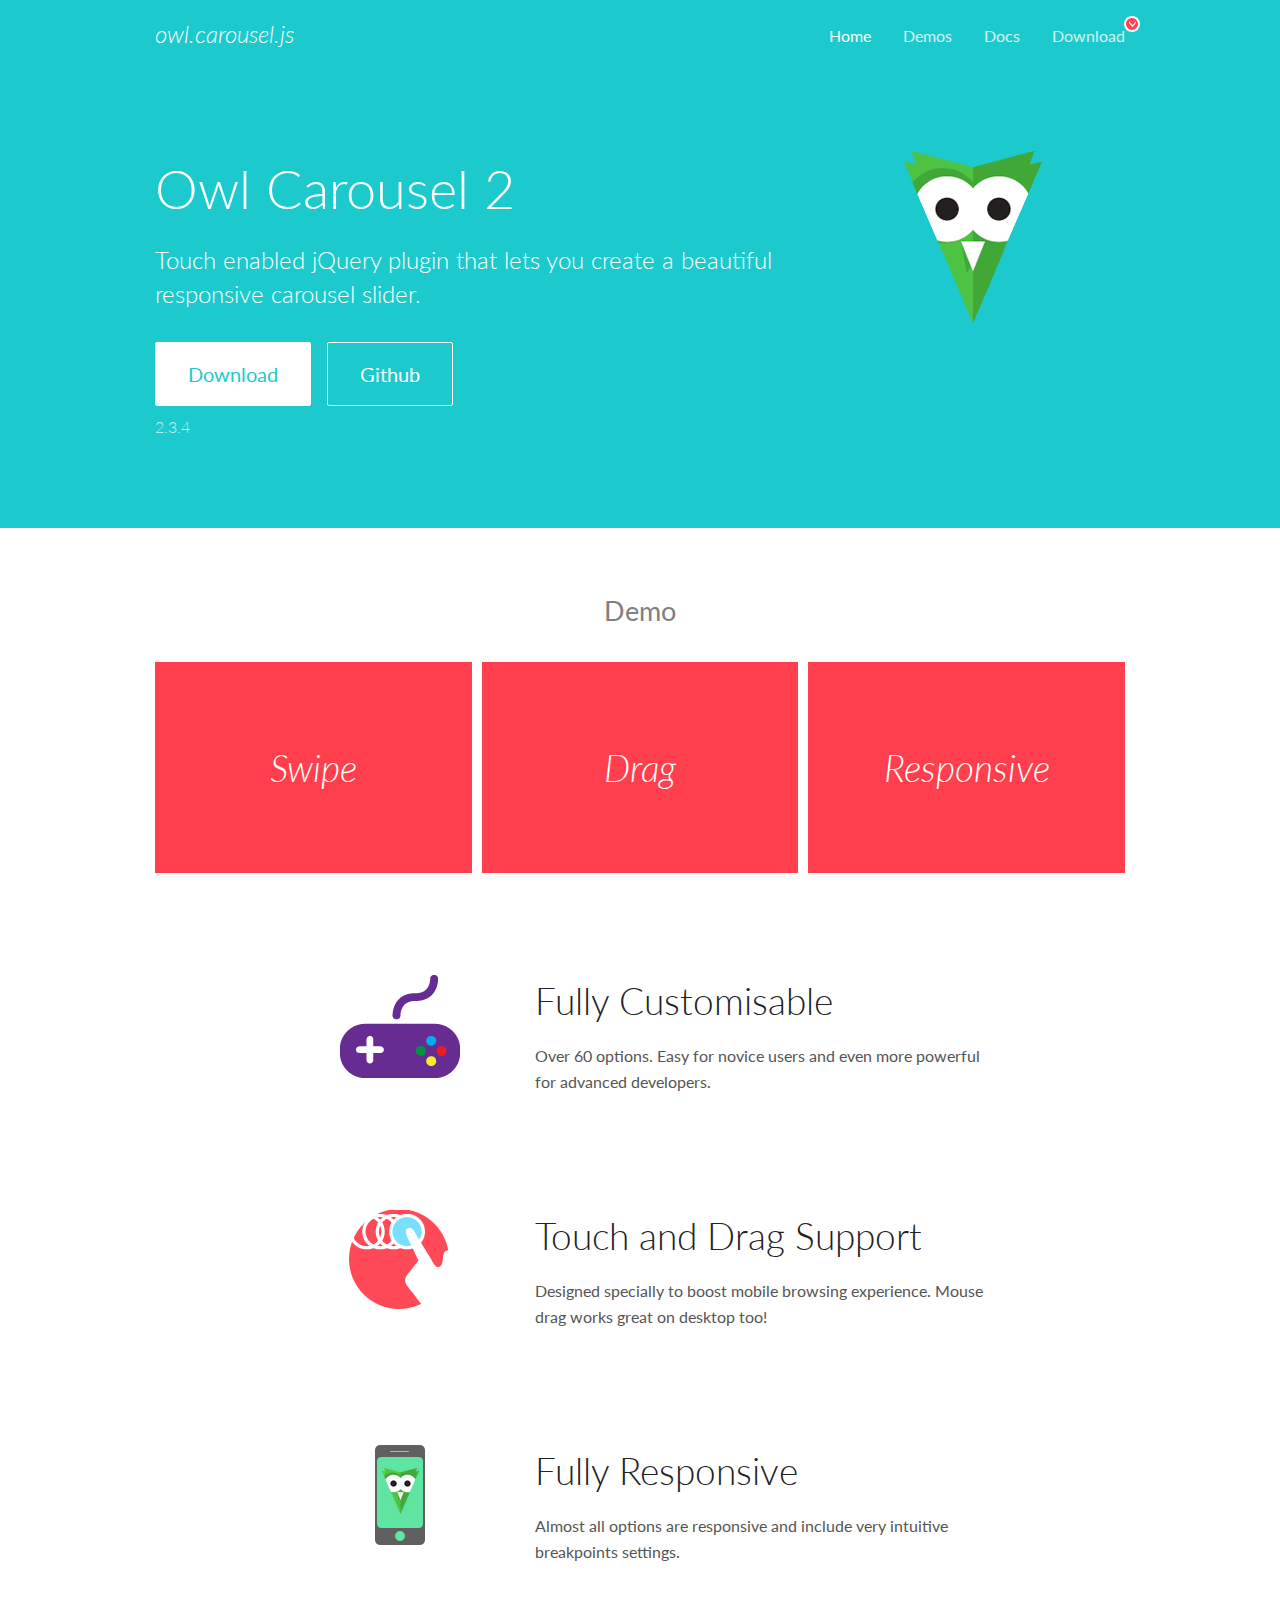
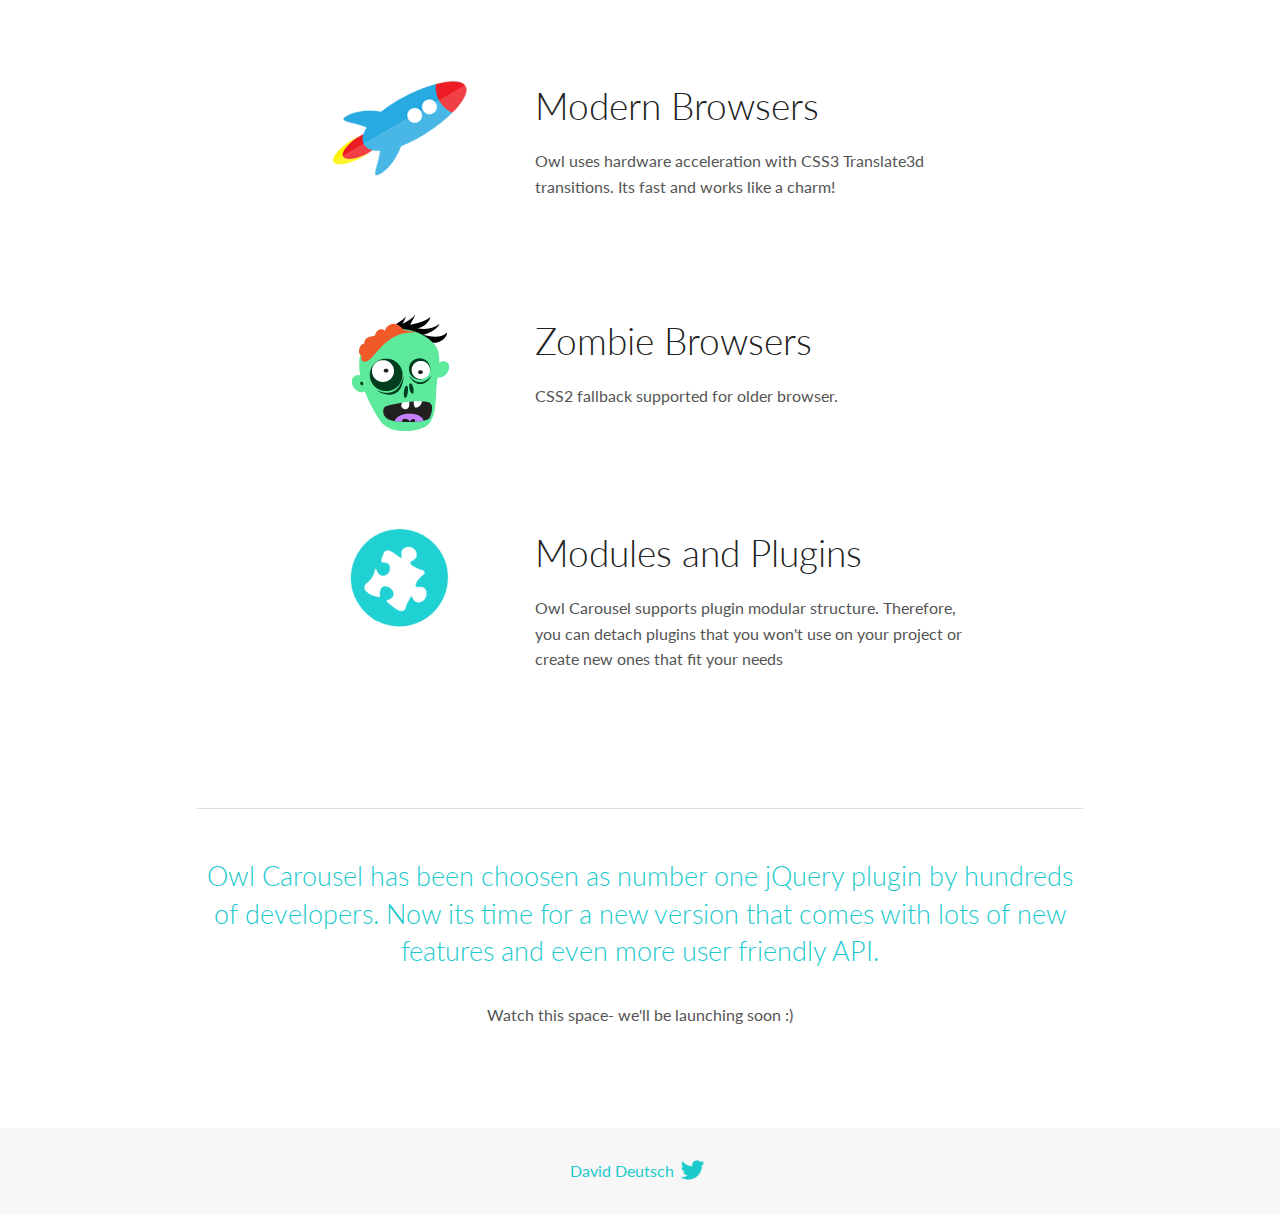
<file: OwlCarousel2-2.3.4/docs/index.html>
<!DOCTYPE html>
<html lang="en">
  <head>

    <!-- head -->
    <meta charset="utf-8">
    <meta name="msapplication-tap-highlight" content="no" />
    <meta name="viewport" content="width=device-width, initial-scale=1.0" />
    <meta name="description" content="Touch enabled jQuery plugin that lets you create beautiful responsive carousel slider.">
    <meta name="author" content="David Deutsch">
    <title>
      Home | Owl Carousel | 2.3.4
    </title>

    <!-- Stylesheets -->
    <link href='https://fonts.googleapis.com/css?family=Lato:300,400,700,400italic,300italic' rel='stylesheet' type='text/css'>
    <link rel="stylesheet" href="assets/css/docs.theme.min.css">

    <!-- Owl Stylesheets -->
    <link rel="stylesheet" href="assets/owlcarousel/assets/owl.carousel.min.css">
    <link rel="stylesheet" href="assets/owlcarousel/assets/owl.theme.default.min.css">

    <!-- HTML5 shim and Respond.js IE8 support of HTML5 elements and media queries -->

    <!--[if lt IE 9]>
      <script src="https://oss.maxcdn.com/libs/html5shiv/3.7.0/html5shiv.js"></script>
      <script src="https://oss.maxcdn.com/libs/respond.js/1.3.0/respond.min.js"></script>
    <![endif]-->

    <!-- Favicons -->
    <link rel="apple-touch-icon-precomposed" sizes="144x144" href="assets/ico/apple-touch-icon-144-precomposed.png">
    <link rel="shortcut icon" href="assets/ico/favicon.png">
    <link rel="shortcut icon" href="favicon.ico">

    <!-- Yeah i know js should not be in header. Its required for demos.-->

    <!-- javascript -->
    <script src="assets/vendors/jquery.min.js"></script>
    <script src="assets/owlcarousel/owl.carousel.js"></script>
  </head>
  <body>

    <!-- header -->
    <header class="header">
      <div class="row">
        <div class="large-12 columns">
          <div class="brand left">
            <h3>
              <a href="/OwlCarousel2/">owl.carousel.js</a> 
            </h3>
          </div>
          <a id="toggle-nav" class="right">
            <span></span> <span></span> <span></span> 
          </a> 
          <div class="nav-bar">
            <ul class="clearfix">
              <li class="active">
                <a href="/OwlCarousel2/index.html">Home</a> 
              </li>
              <li> <a href="/OwlCarousel2/demos/demos.html">Demos</a>  </li>
              <li> <a href="/OwlCarousel2/docs/started-welcome.html">Docs</a>  </li>
              <li>
                <a href="https://github.com/OwlCarousel2/OwlCarousel2/archive/2.3.4.zip">Download</a> 
                <span class="download"></span> 
              </li>
            </ul>
          </div>
        </div>
      </div>
    </header>

    <!-- home panel -->
    <section id="hero">
      <div class="row">
        <div class="large-8 medium-8 columns">
          <h1>Owl Carousel 2</h1>
          <h4>Touch enabled jQuery plugin that lets you create a beautiful responsive carousel slider.</h4>
          <a href="https://github.com/OwlCarousel2/OwlCarousel2/archive/2.3.4.zip" class="hero-button">Download</a> 
          <a href="https://github.com/OwlCarousel2/OwlCarousel2" class="hero-button outline">Github</a> 
          <p>2.3.4</p>
        </div>
        <div class="large-4 medium-4 columns">
          <img class="owl-logo" src="assets/img/owl-logo.png" alt="mr. Owl">
        </div>
      </div>
    </section>

    <!-- body -->
    <div class="home-demo">
      <div class="row">
        <div class="large-12 columns">
          <h3>Demo</h3>
          <div class="owl-carousel">
            <div class="item">
              <h2>Swipe</h2>
            </div>
            <div class="item">
              <h2>Drag</h2>
            </div>
            <div class="item">
              <h2>Responsive</h2>
            </div>
            <div class="item">
              <h2>CSS3</h2>
            </div>
            <div class="item">
              <h2>Fast</h2>
            </div>
            <div class="item">
              <h2>Easy</h2>
            </div>
            <div class="item">
              <h2>Free</h2>
            </div>
            <div class="item">
              <h2>Upgradable</h2>
            </div>
            <div class="item">
              <h2>Tons of options</h2>
            </div>
            <div class="item">
              <h2>Infinity</h2>
            </div>
            <div class="item">
              <h2>Auto Width</h2>
            </div>
          </div>
        </div>
      </div>
    </div>
    <script>
      var owl = $('.owl-carousel');
      owl.owlCarousel({
        margin: 10,
        loop: true,
        responsive: {
          0: {
            items: 1
          },
          600: {
            items: 2
          },
          1000: {
            items: 3
          }
        }
      })
    </script>

    <!-- features -->
    <div id="features">
      <div class="row">
        <div class="small-12 medium-9 small-centered columns">
          <section class="row feature">
            <div class="medium-4 small-12 columns">
              <img src="assets/img/feature-options.png" alt="">
            </div>
            <div class="medium-8 small-12 columns">
              <h2>Fully Customisable</h2>
              <p>Over 60 options. Easy for novice users and even more powerful for advanced developers.</p>
            </div>
          </section>
          <section class="row feature">
            <div class="medium-4 small-12 columns">
              <img src="assets/img/feature-drag.png" alt="">
            </div>
            <div class="medium-8 small-12 columns">
              <h2>Touch and Drag Support</h2>
              <p>Designed specially to boost mobile browsing experience. Mouse drag works great on desktop too!</p>
            </div>
          </section>
          <section class="row feature">
            <div class="medium-4 small-12 columns">
              <img src="assets/img/feature-responsive.png" alt="">
            </div>
            <div class="medium-8 small-12 columns">
              <h2>Fully Responsive</h2>
              <p>Almost all options are responsive and include very intuitive breakpoints settings.</p>
            </div>
          </section>
          <section class="row feature">
            <div class="medium-4 small-12 columns">
              <img src="assets/img/feature-modern.png" alt="">
            </div>
            <div class="medium-8 small-12 columns">
              <h2>Modern Browsers</h2>
              <p>Owl uses hardware acceleration with CSS3 Translate3d transitions. Its fast and works like a charm! </p>
            </div>
          </section>
          <section class="row feature">
            <div class="medium-4 small-12 columns">
              <img src="assets/img/feature-zombie.png" alt="">
            </div>
            <div class="medium-8 small-12 columns">
              <h2>Zombie Browsers</h2>
              <p>CSS2 fallback supported for older browser.</p>
            </div>
          </section>
          <section class="row feature">
            <div class="medium-4 small-12 columns">
              <img src="assets/img/feature-module.png" alt="">
            </div>
            <div class="medium-8 small-12 columns">
              <h2>Modules and Plugins</h2>
              <p>Owl Carousel supports plugin modular structure. Therefore, you can detach plugins that you won&#x27;t use on your project or create new ones that fit your needs</p>
            </div>
          </section>
        </div>
      </div>
    </div>

    <!-- footer -->
    <section id="teaser-text">
      <div class="row">
        <div class="small-12 medium-11 small-centered columns">
          <hr>
          <h3 id="owl-carousel-has-been-choosen-as-number-one-jquery-plugin-by-hundreds-of-developers-now-its-time-for-a-new-version-that-comes-with-lots-of-new-features-and-even-more-user-friendly-api-">Owl Carousel has been choosen as number one jQuery plugin by hundreds of developers. Now its time for a new version that comes with lots of new features and even more user friendly API.</h3>
          <p>Watch this space- we&#39;ll be launching soon :)</p>
        </div>
      </div>
    </section>

    <!-- footer -->
    <footer class="footer">
      <div class="row">
        <div class="large-12 columns">
          <h5>
            <a href="/OwlCarousel2/docs/support-contact.html">David Deutsch</a> 
            <a id="custom-tweet-button" href="https://twitter.com/share?url=https://github.com/OwlCarousel2/OwlCarousel2&text=Owl Carousel - This is so awesome! " target="_blank"></a> 
          </h5>
        </div>
      </div>
    </footer>

    <!-- vendors -->
    <script src="assets/vendors/highlight.js"></script>
    <script src="assets/js/app.js"></script>
  </body>
</html>
</file>
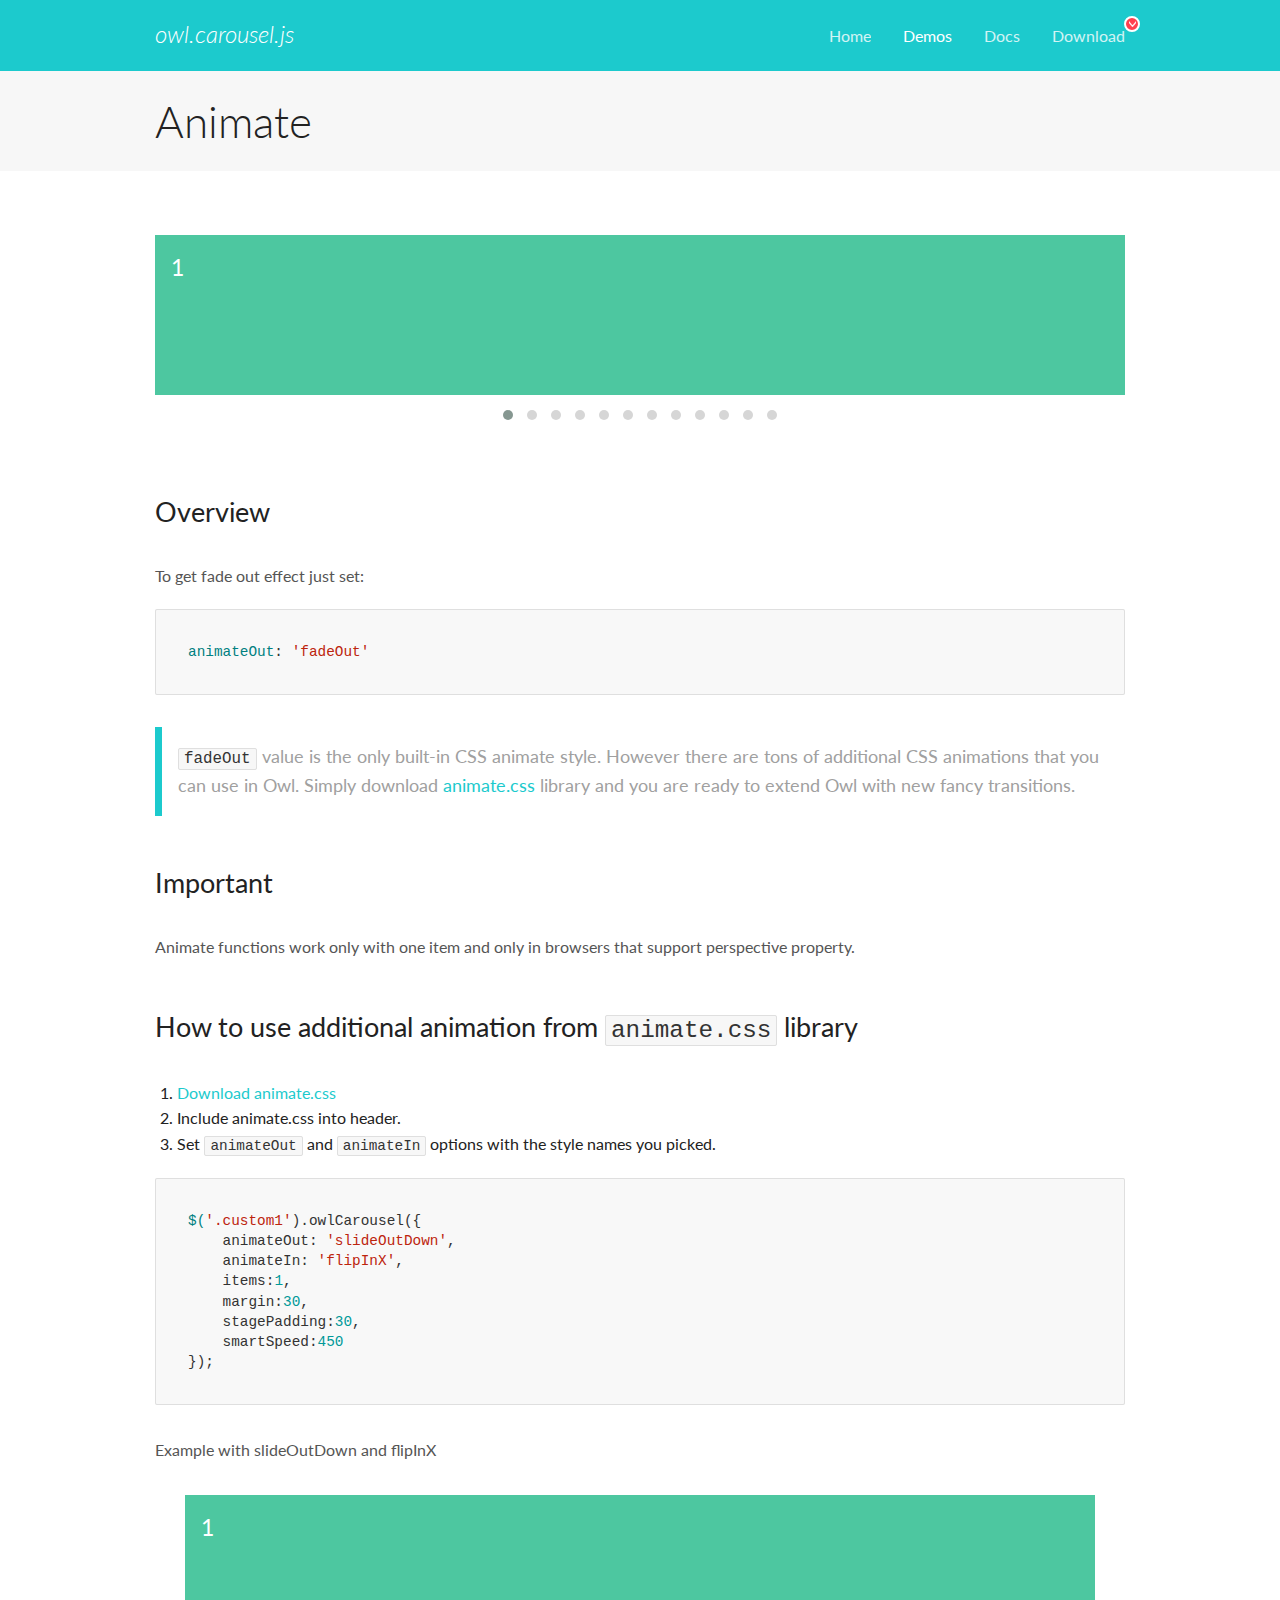
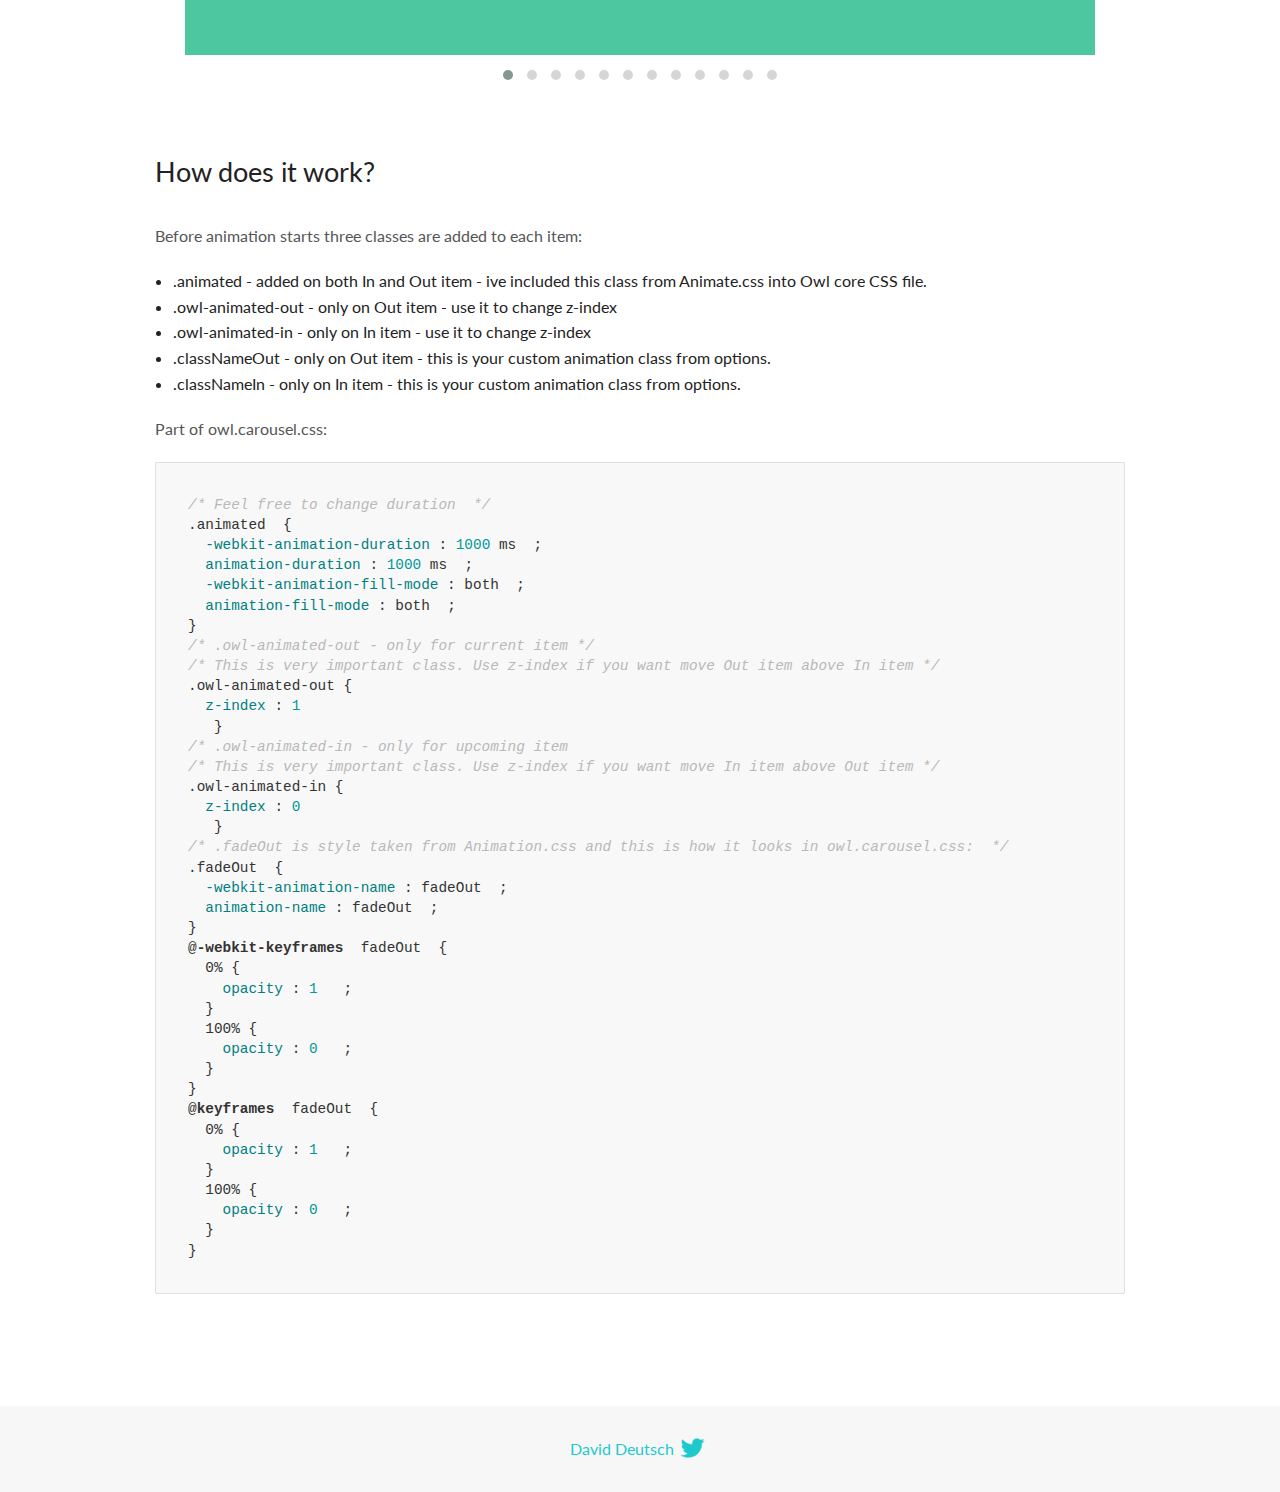
<file: OwlCarousel2-2.3.4/docs/demos/animate.html>
<!DOCTYPE html>
<html lang="en">
  <head>

    <!-- head -->
    <meta charset="utf-8">
    <meta name="msapplication-tap-highlight" content="no" />
    <meta name="viewport" content="width=device-width, initial-scale=1.0" />
    <meta name="description" content="Animate carousel">
    <meta name="author" content="David Deutsch">
    <title>
      Animate Demo | Owl Carousel | 2.3.4
    </title>

    <!-- Stylesheets -->
    <link href='https://fonts.googleapis.com/css?family=Lato:300,400,700,400italic,300italic' rel='stylesheet' type='text/css'>
    <link rel="stylesheet" href="../assets/css/docs.theme.min.css">

    <!-- Owl Stylesheets -->
    <link rel="stylesheet" href="../assets/owlcarousel/assets/owl.carousel.min.css">
    <link rel="stylesheet" href="../assets/owlcarousel/assets/owl.theme.default.min.css">

    <!-- HTML5 shim and Respond.js IE8 support of HTML5 elements and media queries -->

    <!--[if lt IE 9]>
      <script src="https://oss.maxcdn.com/libs/html5shiv/3.7.0/html5shiv.js"></script>
      <script src="https://oss.maxcdn.com/libs/respond.js/1.3.0/respond.min.js"></script>
    <![endif]-->

    <!-- Favicons -->
    <link rel="apple-touch-icon-precomposed" sizes="144x144" href="../assets/ico/apple-touch-icon-144-precomposed.png">
    <link rel="shortcut icon" href="../assets/ico/favicon.png">
    <link rel="shortcut icon" href="favicon.ico">

    <!-- Yeah i know js should not be in header. Its required for demos.-->

    <!-- javascript -->
    <script src="../assets/vendors/jquery.min.js"></script>
    <script src="../assets/owlcarousel/owl.carousel.js"></script>
  </head>
  <body>

    <!-- header -->
    <header class="header">
      <div class="row">
        <div class="large-12 columns">
          <div class="brand left">
            <h3>
              <a href="/OwlCarousel2/">owl.carousel.js</a> 
            </h3>
          </div>
          <a id="toggle-nav" class="right">
            <span></span> <span></span> <span></span> 
          </a> 
          <div class="nav-bar">
            <ul class="clearfix">
              <li> <a href="/OwlCarousel2/index.html">Home</a>  </li>
              <li class="active">
                <a href="/OwlCarousel2/demos/demos.html">Demos</a> 
              </li>
              <li> <a href="/OwlCarousel2/docs/started-welcome.html">Docs</a>  </li>
              <li>
                <a href="https://github.com/OwlCarousel2/OwlCarousel2/archive/2.3.4.zip">Download</a> 
                <span class="download"></span> 
              </li>
            </ul>
          </div>
        </div>
      </div>
    </header>

    <!-- title -->
    <section class="title">
      <div class="row">
        <div class="large-12 columns">
          <h1>Animate</h1>
        </div>
      </div>
    </section>

    <!--  Demos -->
    <section id="demos">
      <div class="row">
        <div class="large-12 columns">
          <div class="fadeOut owl-carousel owl-theme">
            <div class="item">
              <h4>1</h4>
            </div>
            <div class="item">
              <h4>2</h4>
            </div>
            <div class="item">
              <h4>3</h4>
            </div>
            <div class="item">
              <h4>4</h4>
            </div>
            <div class="item">
              <h4>5</h4>
            </div>
            <div class="item">
              <h4>6</h4>
            </div>
            <div class="item">
              <h4>7</h4>
            </div>
            <div class="item">
              <h4>8</h4>
            </div>
            <div class="item">
              <h4>9</h4>
            </div>
            <div class="item">
              <h4>10</h4>
            </div>
            <div class="item">
              <h4>11</h4>
            </div>
            <div class="item">
              <h4>12</h4>
            </div>
          </div>
          <h3 id="overview">Overview</h3>
          <p>To get fade out effect just set:</p>
          <pre><code>animateOut: &#39;fadeOut&#39;</code></pre>
          <blockquote>
            <p><code>fadeOut</code> value is the only built-in CSS animate style. However there are tons of additional CSS animations that you can use in Owl. Simply download
              <a href="https://daneden.github.io/animate.css/">animate.css</a>  library and you are ready to extend Owl with new fancy transitions.</p>
          </blockquote>
          <h3 id="important">Important</h3>
          <p>Animate functions work only with one item and only in browsers that support perspective property.</p>
          <h3 id="how-to-use-additional-animation-from-animate-css-library">How to use additional animation from <code>animate.css</code> library</h3>
          <ol>
            <li> <a href="https://daneden.github.io/animate.css/">Download animate.css</a>  </li>
            <li>Include animate.css into header.</li>
            <li>Set <code>animateOut</code> and <code>animateIn</code> options with the style names you picked.</li>
          </ol>
          <pre><code>$(&#39;.custom1&#39;).owlCarousel({
    animateOut: &#39;slideOutDown&#39;,
    animateIn: &#39;flipInX&#39;,
    items:1,
    margin:30,
    stagePadding:30,
    smartSpeed:450
});</code></pre>
          <p>Example with slideOutDown and flipInX</p>
          <div class="custom1 owl-carousel owl-theme">
            <div class="item">
              <h4>1</h4>
            </div>
            <div class="item">
              <h4>2</h4>
            </div>
            <div class="item">
              <h4>3</h4>
            </div>
            <div class="item">
              <h4>4</h4>
            </div>
            <div class="item">
              <h4>5</h4>
            </div>
            <div class="item">
              <h4>6</h4>
            </div>
            <div class="item">
              <h4>7</h4>
            </div>
            <div class="item">
              <h4>8</h4>
            </div>
            <div class="item">
              <h4>9</h4>
            </div>
            <div class="item">
              <h4>10</h4>
            </div>
            <div class="item">
              <h4>11</h4>
            </div>
            <div class="item">
              <h4>12</h4>
            </div>
          </div>
          <h3 id="how-does-it-work-">How does it work?</h3>
          <p>Before animation starts three classes are added to each item:</p>
          <ul>
            <li>.animated - added on both In and Out item - ive included this class from Animate.css into Owl core CSS file.</li>
            <li>.owl-animated-out - only on Out item - use it to change z-index</li>
            <li>.owl-animated-in - only on In item - use it to change z-index</li>
            <li>.classNameOut - only on Out item - this is your custom animation class from options.</li>
            <li>.classNameIn - only on In item - this is your custom animation class from options.</li>
          </ul>
          <p>Part of owl.carousel.css:</p>
          <pre><code class="language-css"><span class="comment">/* Feel free to change duration  */</span> 
<span class="class">.animated</span>  <span class="rules">{
  <span class="rule"><span class="attribute">-webkit-animation-duration</span> :<span class="value"> <span class="number">1000</span> ms</span> </span> ;
  <span class="rule"><span class="attribute">animation-duration</span> :<span class="value"> <span class="number">1000</span> ms</span> </span> ;
  <span class="rule"><span class="attribute">-webkit-animation-fill-mode</span> :<span class="value"> both</span> </span> ;
  <span class="rule"><span class="attribute">animation-fill-mode</span> :<span class="value"> both</span> </span> ;
<span class="rule">}</span> </span> 
<span class="comment">/* .owl-animated-out - only for current item */</span> 
<span class="comment">/* This is very important class. Use z-index if you want move Out item above In item */</span> 
<span class="class">.owl-animated-out</span> <span class="rules">{
  <span class="rule"><span class="attribute">z-index</span> :<span class="value"> <span class="number">1</span> 
</span> </span> </span> }
<span class="comment">/* .owl-animated-in - only for upcoming item
/* This is very important class. Use z-index if you want move In item above Out item */</span> 
<span class="class">.owl-animated-in</span> <span class="rules">{
  <span class="rule"><span class="attribute">z-index</span> :<span class="value"> <span class="number">0</span> 
</span> </span> </span> }
<span class="comment">/* .fadeOut is style taken from Animation.css and this is how it looks in owl.carousel.css:  */</span> 
<span class="class">.fadeOut</span>  <span class="rules">{
  <span class="rule"><span class="attribute">-webkit-animation-name</span> :<span class="value"> fadeOut</span> </span> ;
  <span class="rule"><span class="attribute">animation-name</span> :<span class="value"> fadeOut</span> </span> ;
<span class="rule">}</span> </span> 
<span class="at_rule">@<span class="keyword">-webkit-keyframes</span>  fadeOut </span> {
  0% <span class="rules">{
    <span class="rule"><span class="attribute">opacity</span> :<span class="value"> <span class="number">1</span> </span> </span> ;
  <span class="rule">}</span> </span> 
  100% <span class="rules">{
    <span class="rule"><span class="attribute">opacity</span> :<span class="value"> <span class="number">0</span> </span> </span> ;
  <span class="rule">}</span> </span> 
}
<span class="at_rule">@<span class="keyword">keyframes</span>  fadeOut </span> {
  0% <span class="rules">{
    <span class="rule"><span class="attribute">opacity</span> :<span class="value"> <span class="number">1</span> </span> </span> ;
  <span class="rule">}</span> </span> 
  100% <span class="rules">{
    <span class="rule"><span class="attribute">opacity</span> :<span class="value"> <span class="number">0</span> </span> </span> ;
  <span class="rule">}</span> </span> 
}</code></pre>
          <link rel="stylesheet" href="../assets/css/animate.css">
          <script>
            jQuery(document).ready(function($) {
              $('.fadeOut').owlCarousel({
                items: 1,
                animateOut: 'fadeOut',
                loop: true,
                margin: 10,
              });
              $('.custom1').owlCarousel({
                animateOut: 'slideOutDown',
                animateIn: 'flipInX',
                items: 1,
                margin: 30,
                stagePadding: 30,
                smartSpeed: 450
              });
            });
          </script>
        </div>
      </div>
    </section>

    <!-- footer -->
    <footer class="footer">
      <div class="row">
        <div class="large-12 columns">
          <h5>
            <a href="/OwlCarousel2/docs/support-contact.html">David Deutsch</a> 
            <a id="custom-tweet-button" href="https://twitter.com/share?url=https://github.com/OwlCarousel2/OwlCarousel2&text=Owl Carousel - This is so awesome! " target="_blank"></a> 
          </h5>
        </div>
      </div>
    </footer>

    <!-- vendors -->
    <script src="../assets/vendors/highlight.js"></script>
    <script src="../assets/js/app.js"></script>
  </body>
</html>
</file>
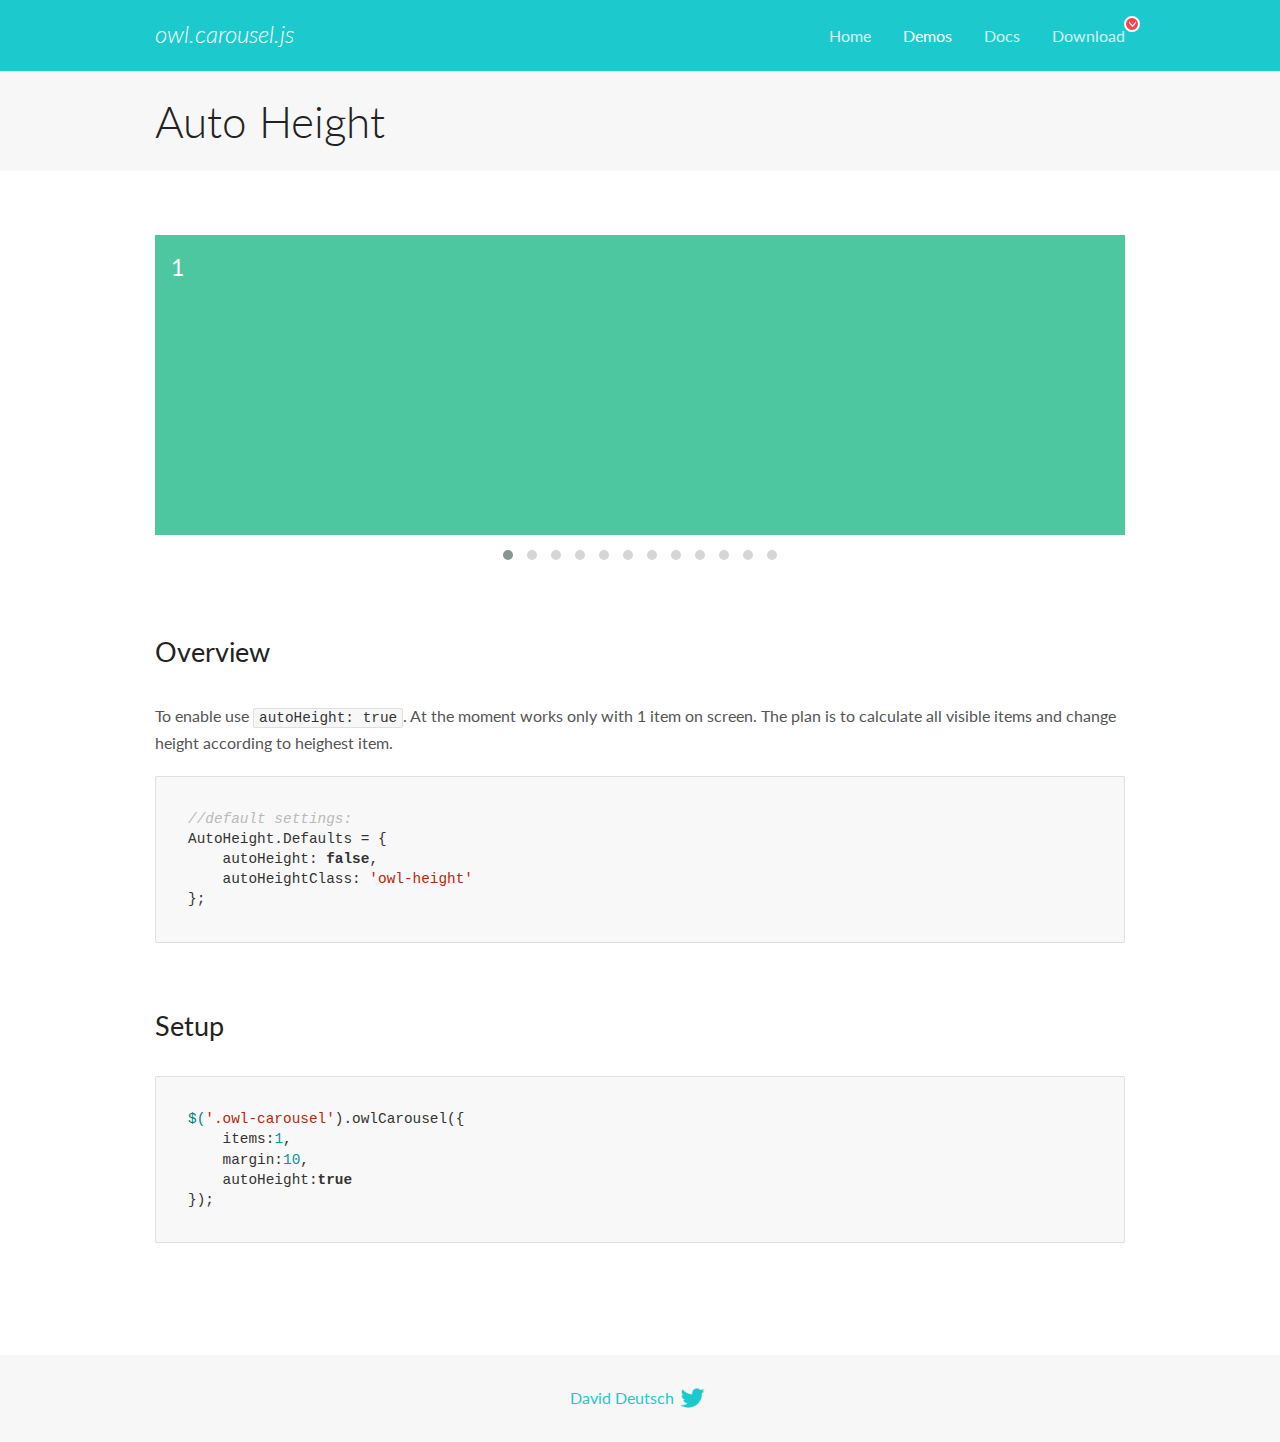
<file: OwlCarousel2-2.3.4/docs/demos/autoheight.html>
<!DOCTYPE html>
<html lang="en">
  <head>

    <!-- head -->
    <meta charset="utf-8">
    <meta name="msapplication-tap-highlight" content="no" />
    <meta name="viewport" content="width=device-width, initial-scale=1.0" />
    <meta name="description" content="autoHeight usage demo">
    <meta name="author" content="David Deutsch">
    <title>
      Auto Height Demo | Owl Carousel | 2.3.4
    </title>

    <!-- Stylesheets -->
    <link href='https://fonts.googleapis.com/css?family=Lato:300,400,700,400italic,300italic' rel='stylesheet' type='text/css'>
    <link rel="stylesheet" href="../assets/css/docs.theme.min.css">

    <!-- Owl Stylesheets -->
    <link rel="stylesheet" href="../assets/owlcarousel/assets/owl.carousel.min.css">
    <link rel="stylesheet" href="../assets/owlcarousel/assets/owl.theme.default.min.css">

    <!-- HTML5 shim and Respond.js IE8 support of HTML5 elements and media queries -->

    <!--[if lt IE 9]>
      <script src="https://oss.maxcdn.com/libs/html5shiv/3.7.0/html5shiv.js"></script>
      <script src="https://oss.maxcdn.com/libs/respond.js/1.3.0/respond.min.js"></script>
    <![endif]-->

    <!-- Favicons -->
    <link rel="apple-touch-icon-precomposed" sizes="144x144" href="../assets/ico/apple-touch-icon-144-precomposed.png">
    <link rel="shortcut icon" href="../assets/ico/favicon.png">
    <link rel="shortcut icon" href="favicon.ico">

    <!-- Yeah i know js should not be in header. Its required for demos.-->

    <!-- javascript -->
    <script src="../assets/vendors/jquery.min.js"></script>
    <script src="../assets/owlcarousel/owl.carousel.js"></script>
  </head>
  <body>

    <!-- header -->
    <header class="header">
      <div class="row">
        <div class="large-12 columns">
          <div class="brand left">
            <h3>
              <a href="/OwlCarousel2/">owl.carousel.js</a> 
            </h3>
          </div>
          <a id="toggle-nav" class="right">
            <span></span> <span></span> <span></span> 
          </a> 
          <div class="nav-bar">
            <ul class="clearfix">
              <li> <a href="/OwlCarousel2/index.html">Home</a>  </li>
              <li class="active">
                <a href="/OwlCarousel2/demos/demos.html">Demos</a> 
              </li>
              <li> <a href="/OwlCarousel2/docs/started-welcome.html">Docs</a>  </li>
              <li>
                <a href="https://github.com/OwlCarousel2/OwlCarousel2/archive/2.3.4.zip">Download</a> 
                <span class="download"></span> 
              </li>
            </ul>
          </div>
        </div>
      </div>
    </header>

    <!-- title -->
    <section class="title">
      <div class="row">
        <div class="large-12 columns">
          <h1>Auto Height</h1>
        </div>
      </div>
    </section>

    <!--  Demos -->
    <section id="demos">
      <div class="row">
        <div class="large-12 columns">
          <div class="owl-carousel owl-theme">
            <div class="item" style="height:300px">
              <h4>1</h4>
            </div>
            <div class="item" style="height:100px">
              <h4>2</h4>
            </div>
            <div class="item" style="height:500px">
              <h4>3</h4>
            </div>
            <div class="item" style="height:250px">
              <h4>4</h4>
            </div>
            <div class="item" style="height:400px">
              <h4>5</h4>
            </div>
            <div class="item" style="height:500px">
              <h4>6</h4>
            </div>
            <div class="item" style="height:600px">
              <h4>7</h4>
            </div>
            <div class="item" style="height:400px">
              <h4>8</h4>
            </div>
            <div class="item" style="height:300px">
              <h4>9</h4>
            </div>
            <div class="item" style="height:350px">
              <h4>10</h4>
            </div>
            <div class="item" style="height:200px">
              <h4>11</h4>
            </div>
            <div class="item" style="height:150px">
              <h4>12</h4>
            </div>
          </div>
          <h3 id="overview">Overview</h3>
          <p>To enable use <code>autoHeight: true</code>. At the moment works only with 1 item on screen. The plan is to calculate all visible items and change height according to heighest item.</p>
          <pre><code>//default settings:
AutoHeight.Defaults = {
    autoHeight: false,
    autoHeightClass: &#39;owl-height&#39;
};</code></pre>
          <h3 id="setup">Setup</h3>
          <pre><code>$(&#39;.owl-carousel&#39;).owlCarousel({
    items:1,
    margin:10,
    autoHeight:true
});</code></pre>
          <script>
            $(document).ready(function() {
              $('.owl-carousel').owlCarousel({
                items: 1,
                margin: 10,
                autoHeight: true
              });
            })
          </script>
        </div>
      </div>
    </section>

    <!-- footer -->
    <footer class="footer">
      <div class="row">
        <div class="large-12 columns">
          <h5>
            <a href="/OwlCarousel2/docs/support-contact.html">David Deutsch</a> 
            <a id="custom-tweet-button" href="https://twitter.com/share?url=https://github.com/OwlCarousel2/OwlCarousel2&text=Owl Carousel - This is so awesome! " target="_blank"></a> 
          </h5>
        </div>
      </div>
    </footer>

    <!-- vendors -->
    <script src="../assets/vendors/highlight.js"></script>
    <script src="../assets/js/app.js"></script>
  </body>
</html>
</file>
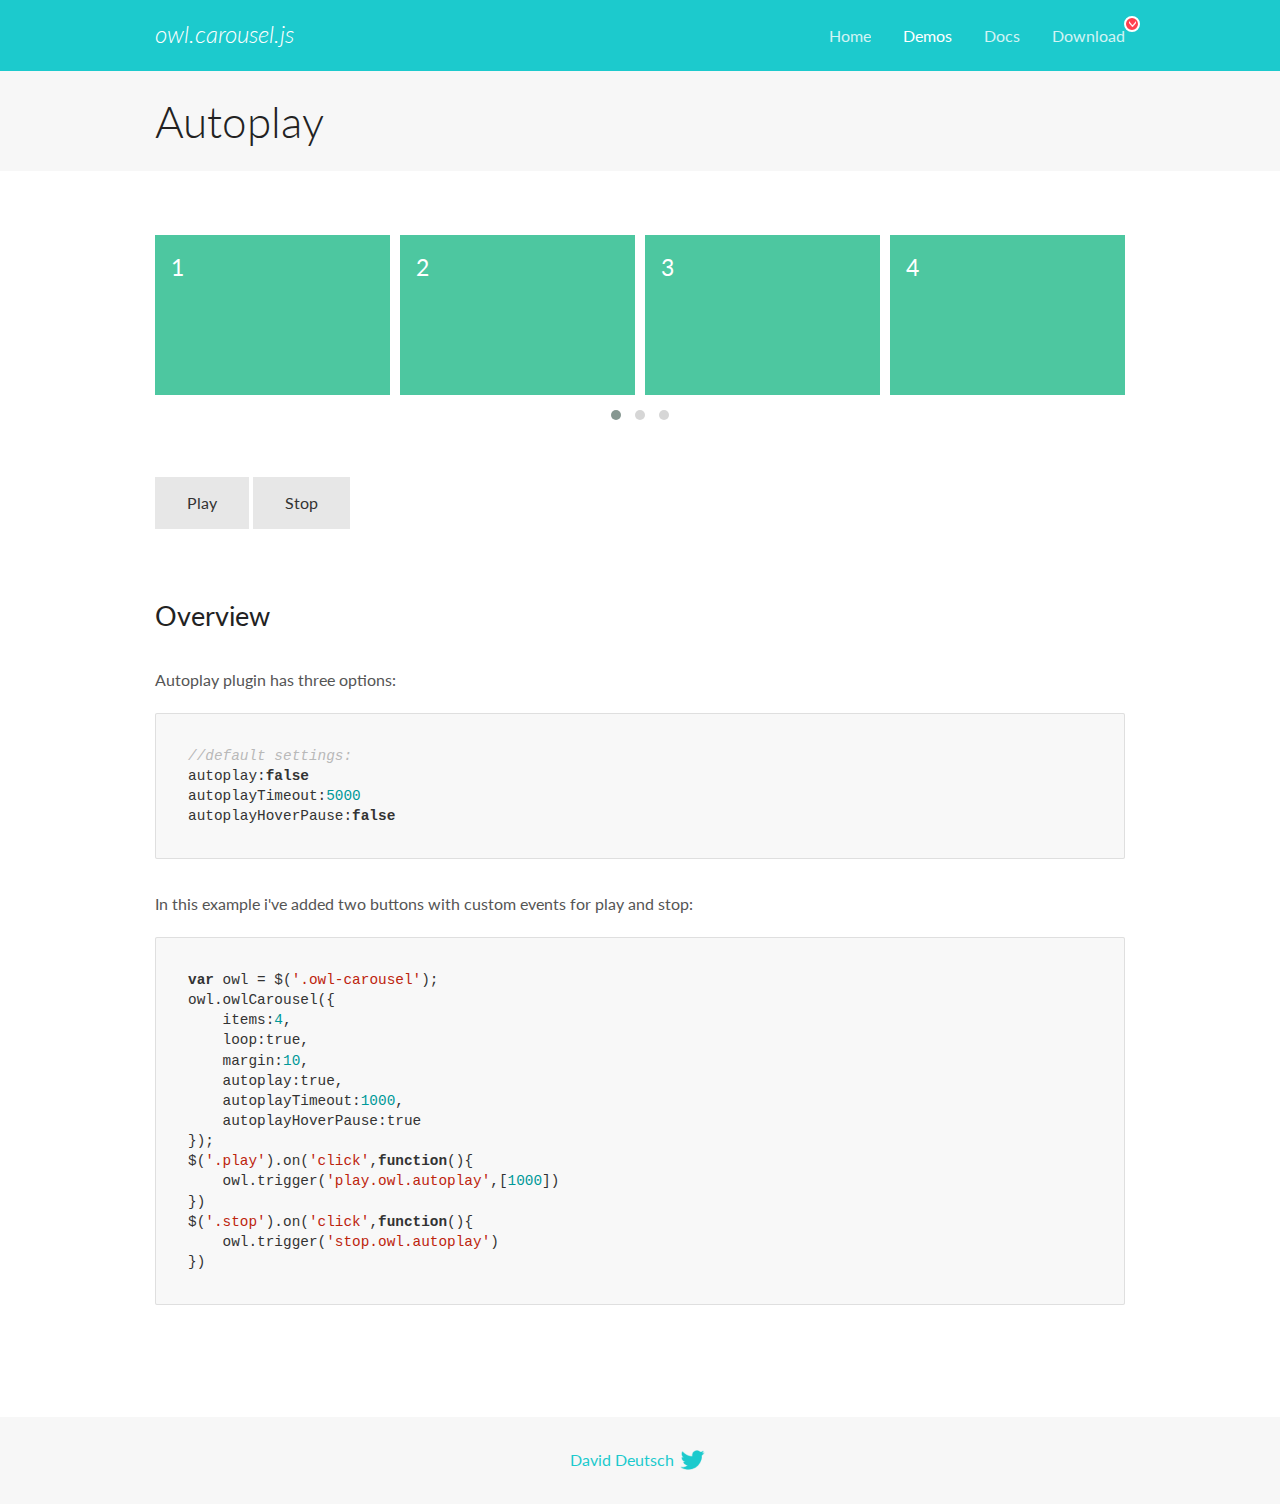
<file: OwlCarousel2-2.3.4/docs/demos/autoplay.html>
<!DOCTYPE html>
<html lang="en">
  <head>

    <!-- head -->
    <meta charset="utf-8">
    <meta name="msapplication-tap-highlight" content="no" />
    <meta name="viewport" content="width=device-width, initial-scale=1.0" />
    <meta name="description" content="Autoplay usage demo">
    <meta name="author" content="David Deutsch">
    <title>
      Autoplay Demo | Owl Carousel | 2.3.4
    </title>

    <!-- Stylesheets -->
    <link href='https://fonts.googleapis.com/css?family=Lato:300,400,700,400italic,300italic' rel='stylesheet' type='text/css'>
    <link rel="stylesheet" href="../assets/css/docs.theme.min.css">

    <!-- Owl Stylesheets -->
    <link rel="stylesheet" href="../assets/owlcarousel/assets/owl.carousel.min.css">
    <link rel="stylesheet" href="../assets/owlcarousel/assets/owl.theme.default.min.css">

    <!-- HTML5 shim and Respond.js IE8 support of HTML5 elements and media queries -->

    <!--[if lt IE 9]>
      <script src="https://oss.maxcdn.com/libs/html5shiv/3.7.0/html5shiv.js"></script>
      <script src="https://oss.maxcdn.com/libs/respond.js/1.3.0/respond.min.js"></script>
    <![endif]-->

    <!-- Favicons -->
    <link rel="apple-touch-icon-precomposed" sizes="144x144" href="../assets/ico/apple-touch-icon-144-precomposed.png">
    <link rel="shortcut icon" href="../assets/ico/favicon.png">
    <link rel="shortcut icon" href="favicon.ico">

    <!-- Yeah i know js should not be in header. Its required for demos.-->

    <!-- javascript -->
    <script src="../assets/vendors/jquery.min.js"></script>
    <script src="../assets/owlcarousel/owl.carousel.js"></script>
  </head>
  <body>

    <!-- header -->
    <header class="header">
      <div class="row">
        <div class="large-12 columns">
          <div class="brand left">
            <h3>
              <a href="/OwlCarousel2/">owl.carousel.js</a> 
            </h3>
          </div>
          <a id="toggle-nav" class="right">
            <span></span> <span></span> <span></span> 
          </a> 
          <div class="nav-bar">
            <ul class="clearfix">
              <li> <a href="/OwlCarousel2/index.html">Home</a>  </li>
              <li class="active">
                <a href="/OwlCarousel2/demos/demos.html">Demos</a> 
              </li>
              <li> <a href="/OwlCarousel2/docs/started-welcome.html">Docs</a>  </li>
              <li>
                <a href="https://github.com/OwlCarousel2/OwlCarousel2/archive/2.3.4.zip">Download</a> 
                <span class="download"></span> 
              </li>
            </ul>
          </div>
        </div>
      </div>
    </header>

    <!-- title -->
    <section class="title">
      <div class="row">
        <div class="large-12 columns">
          <h1>Autoplay</h1>
        </div>
      </div>
    </section>

    <!--  Demos -->
    <section id="demos">
      <div class="row">
        <div class="large-12 columns">
          <div class="owl-carousel owl-theme">
            <div class="item">
              <h4>1</h4>
            </div>
            <div class="item">
              <h4>2</h4>
            </div>
            <div class="item">
              <h4>3</h4>
            </div>
            <div class="item">
              <h4>4</h4>
            </div>
            <div class="item">
              <h4>5</h4>
            </div>
            <div class="item">
              <h4>6</h4>
            </div>
            <div class="item">
              <h4>7</h4>
            </div>
            <div class="item">
              <h4>8</h4>
            </div>
            <div class="item">
              <h4>9</h4>
            </div>
            <div class="item">
              <h4>10</h4>
            </div>
            <div class="item">
              <h4>11</h4>
            </div>
            <div class="item">
              <h4>12</h4>
            </div>
          </div>
          <a class="button secondary play">Play</a> 
          <a class="button secondary stop">Stop</a> 
          <h3 id="overview">Overview</h3>
          <p>Autoplay plugin has three options:</p>
          <pre><code>//default settings:
autoplay:false
autoplayTimeout:5000
autoplayHoverPause:false</code></pre>
          <p>In this example i&#39;ve added two buttons with custom events for play and stop:</p>
          <pre><code>var owl = $(&#39;.owl-carousel&#39;);
owl.owlCarousel({
    items:4,
    loop:true,
    margin:10,
    autoplay:true,
    autoplayTimeout:1000,
    autoplayHoverPause:true
});
$(&#39;.play&#39;).on(&#39;click&#39;,function(){
    owl.trigger(&#39;play.owl.autoplay&#39;,[1000])
})
$(&#39;.stop&#39;).on(&#39;click&#39;,function(){
    owl.trigger(&#39;stop.owl.autoplay&#39;)
})</code></pre>
          <script>
            $(document).ready(function() {
              var owl = $('.owl-carousel');
              owl.owlCarousel({
                items: 4,
                loop: true,
                margin: 10,
                autoplay: true,
                autoplayTimeout: 1000,
                autoplayHoverPause: true
              });
              $('.play').on('click', function() {
                owl.trigger('play.owl.autoplay', [1000])
              })
              $('.stop').on('click', function() {
                owl.trigger('stop.owl.autoplay')
              })
            })
          </script>
        </div>
      </div>
    </section>

    <!-- footer -->
    <footer class="footer">
      <div class="row">
        <div class="large-12 columns">
          <h5>
            <a href="/OwlCarousel2/docs/support-contact.html">David Deutsch</a> 
            <a id="custom-tweet-button" href="https://twitter.com/share?url=https://github.com/OwlCarousel2/OwlCarousel2&text=Owl Carousel - This is so awesome! " target="_blank"></a> 
          </h5>
        </div>
      </div>
    </footer>

    <!-- vendors -->
    <script src="../assets/vendors/highlight.js"></script>
    <script src="../assets/js/app.js"></script>
  </body>
</html>
</file>
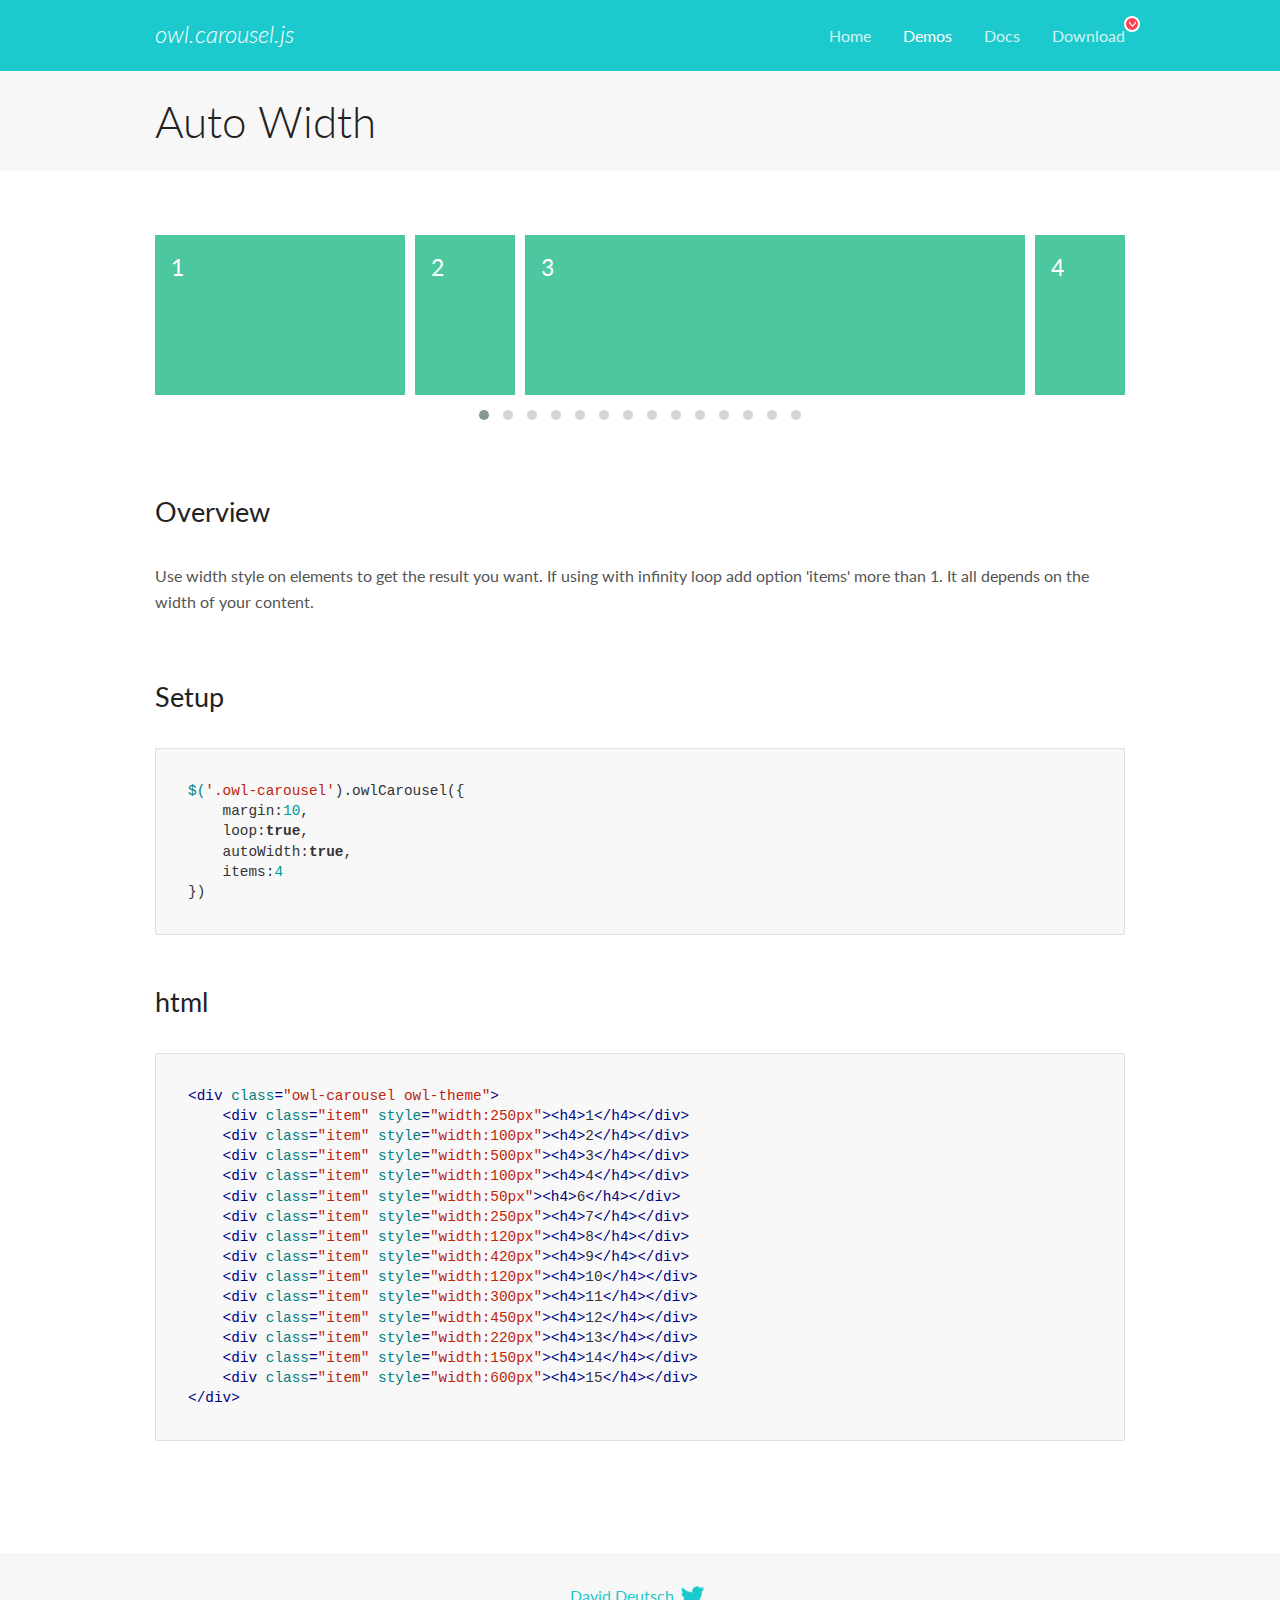
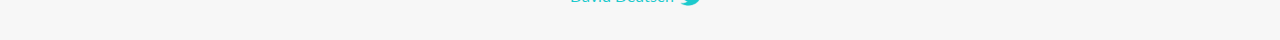
<file: OwlCarousel2-2.3.4/docs/demos/autowidth.html>
<!DOCTYPE html>
<html lang="en">
  <head>

    <!-- head -->
    <meta charset="utf-8">
    <meta name="msapplication-tap-highlight" content="no" />
    <meta name="viewport" content="width=device-width, initial-scale=1.0" />
    <meta name="description" content="Auto Width">
    <meta name="author" content="David Deutsch">
    <title>
      Auto Width Demo | Owl Carousel | 2.3.4
    </title>

    <!-- Stylesheets -->
    <link href='https://fonts.googleapis.com/css?family=Lato:300,400,700,400italic,300italic' rel='stylesheet' type='text/css'>
    <link rel="stylesheet" href="../assets/css/docs.theme.min.css">

    <!-- Owl Stylesheets -->
    <link rel="stylesheet" href="../assets/owlcarousel/assets/owl.carousel.min.css">
    <link rel="stylesheet" href="../assets/owlcarousel/assets/owl.theme.default.min.css">

    <!-- HTML5 shim and Respond.js IE8 support of HTML5 elements and media queries -->

    <!--[if lt IE 9]>
      <script src="https://oss.maxcdn.com/libs/html5shiv/3.7.0/html5shiv.js"></script>
      <script src="https://oss.maxcdn.com/libs/respond.js/1.3.0/respond.min.js"></script>
    <![endif]-->

    <!-- Favicons -->
    <link rel="apple-touch-icon-precomposed" sizes="144x144" href="../assets/ico/apple-touch-icon-144-precomposed.png">
    <link rel="shortcut icon" href="../assets/ico/favicon.png">
    <link rel="shortcut icon" href="favicon.ico">

    <!-- Yeah i know js should not be in header. Its required for demos.-->

    <!-- javascript -->
    <script src="../assets/vendors/jquery.min.js"></script>
    <script src="../assets/owlcarousel/owl.carousel.js"></script>
  </head>
  <body>

    <!-- header -->
    <header class="header">
      <div class="row">
        <div class="large-12 columns">
          <div class="brand left">
            <h3>
              <a href="/OwlCarousel2/">owl.carousel.js</a> 
            </h3>
          </div>
          <a id="toggle-nav" class="right">
            <span></span> <span></span> <span></span> 
          </a> 
          <div class="nav-bar">
            <ul class="clearfix">
              <li> <a href="/OwlCarousel2/index.html">Home</a>  </li>
              <li class="active">
                <a href="/OwlCarousel2/demos/demos.html">Demos</a> 
              </li>
              <li> <a href="/OwlCarousel2/docs/started-welcome.html">Docs</a>  </li>
              <li>
                <a href="https://github.com/OwlCarousel2/OwlCarousel2/archive/2.3.4.zip">Download</a> 
                <span class="download"></span> 
              </li>
            </ul>
          </div>
        </div>
      </div>
    </header>

    <!-- title -->
    <section class="title">
      <div class="row">
        <div class="large-12 columns">
          <h1>Auto Width</h1>
        </div>
      </div>
    </section>

    <!--  Demos -->
    <section id="demos">
      <div class="row">
        <div class="large-12 columns">
          <div class="owl-carousel owl-theme">
            <div class="item" style="width:250px">
              <h4>1</h4>
            </div>
            <div class="item" style="width:100px">
              <h4>2</h4>
            </div>
            <div class="item" style="width:500px">
              <h4>3</h4>
            </div>
            <div class="item" style="width:100px">
              <h4>4</h4>
            </div>
            <div class="item" style="width:50px">
              <h4>6</h4>
            </div>
            <div class="item" style="width:250px">
              <h4>7</h4>
            </div>
            <div class="item" style="width:120px">
              <h4>8</h4>
            </div>
            <div class="item" style="width:420px">
              <h4>9</h4>
            </div>
            <div class="item" style="width:120px">
              <h4>10</h4>
            </div>
            <div class="item" style="width:300px">
              <h4>11</h4>
            </div>
            <div class="item" style="width:450px">
              <h4>12</h4>
            </div>
            <div class="item" style="width:220px">
              <h4>13</h4>
            </div>
            <div class="item" style="width:150px">
              <h4>14</h4>
            </div>
            <div class="item" style="width:600px">
              <h4>15</h4>
            </div>
          </div>
          <h3 id="overview">Overview</h3>
          <p>Use width style on elements to get the result you want. If using with infinity loop add option &#39;items&#39; more than 1. It all depends on the width of your content.</p>
          <h3 id="setup">Setup</h3>
          <pre><code>$(&#39;.owl-carousel&#39;).owlCarousel({
    margin:10,
    loop:true,
    autoWidth:true,
    items:4
})</code></pre>
          <h3 id="html">html</h3>
          <pre><code>&lt;div class=&quot;owl-carousel owl-theme&quot;&gt;
    &lt;div class=&quot;item&quot; style=&quot;width:250px&quot;&gt;&lt;h4&gt;1&lt;/h4&gt;&lt;/div&gt;
    &lt;div class=&quot;item&quot; style=&quot;width:100px&quot;&gt;&lt;h4&gt;2&lt;/h4&gt;&lt;/div&gt;
    &lt;div class=&quot;item&quot; style=&quot;width:500px&quot;&gt;&lt;h4&gt;3&lt;/h4&gt;&lt;/div&gt;
    &lt;div class=&quot;item&quot; style=&quot;width:100px&quot;&gt;&lt;h4&gt;4&lt;/h4&gt;&lt;/div&gt;
    &lt;div class=&quot;item&quot; style=&quot;width:50px&quot;&gt;&lt;h4&gt;6&lt;/h4&gt;&lt;/div&gt;
    &lt;div class=&quot;item&quot; style=&quot;width:250px&quot;&gt;&lt;h4&gt;7&lt;/h4&gt;&lt;/div&gt;
    &lt;div class=&quot;item&quot; style=&quot;width:120px&quot;&gt;&lt;h4&gt;8&lt;/h4&gt;&lt;/div&gt;
    &lt;div class=&quot;item&quot; style=&quot;width:420px&quot;&gt;&lt;h4&gt;9&lt;/h4&gt;&lt;/div&gt;
    &lt;div class=&quot;item&quot; style=&quot;width:120px&quot;&gt;&lt;h4&gt;10&lt;/h4&gt;&lt;/div&gt;
    &lt;div class=&quot;item&quot; style=&quot;width:300px&quot;&gt;&lt;h4&gt;11&lt;/h4&gt;&lt;/div&gt;
    &lt;div class=&quot;item&quot; style=&quot;width:450px&quot;&gt;&lt;h4&gt;12&lt;/h4&gt;&lt;/div&gt;
    &lt;div class=&quot;item&quot; style=&quot;width:220px&quot;&gt;&lt;h4&gt;13&lt;/h4&gt;&lt;/div&gt;
    &lt;div class=&quot;item&quot; style=&quot;width:150px&quot;&gt;&lt;h4&gt;14&lt;/h4&gt;&lt;/div&gt;
    &lt;div class=&quot;item&quot; style=&quot;width:600px&quot;&gt;&lt;h4&gt;15&lt;/h4&gt;&lt;/div&gt;
&lt;/div&gt;</code></pre>
          <script>
            $(document).ready(function() {
              $('.owl-carousel').owlCarousel({
                margin: 10,
                loop: true,
                autoWidth: true,
                items: 4
              })
            })
          </script>
        </div>
      </div>
    </section>

    <!-- footer -->
    <footer class="footer">
      <div class="row">
        <div class="large-12 columns">
          <h5>
            <a href="/OwlCarousel2/docs/support-contact.html">David Deutsch</a> 
            <a id="custom-tweet-button" href="https://twitter.com/share?url=https://github.com/OwlCarousel2/OwlCarousel2&text=Owl Carousel - This is so awesome! " target="_blank"></a> 
          </h5>
        </div>
      </div>
    </footer>

    <!-- vendors -->
    <script src="../assets/vendors/highlight.js"></script>
    <script src="../assets/js/app.js"></script>
  </body>
</html>
</file>
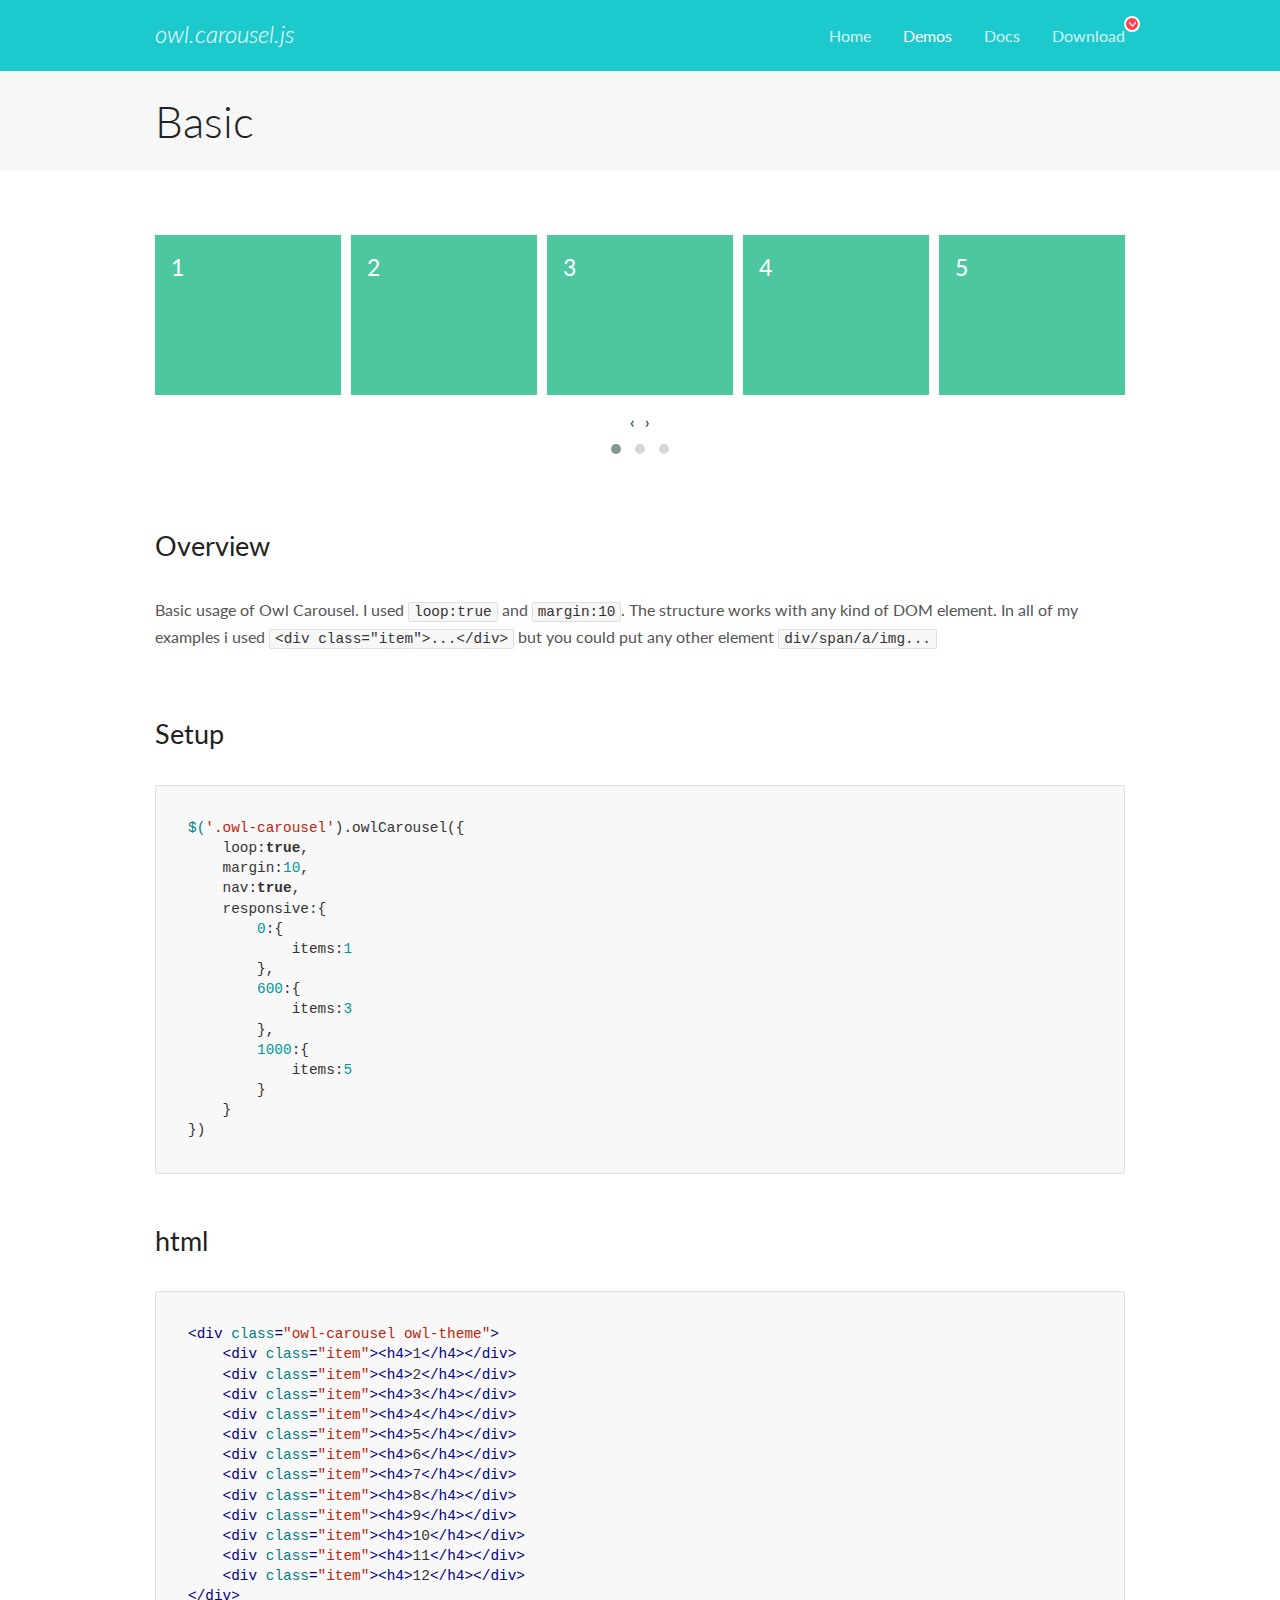
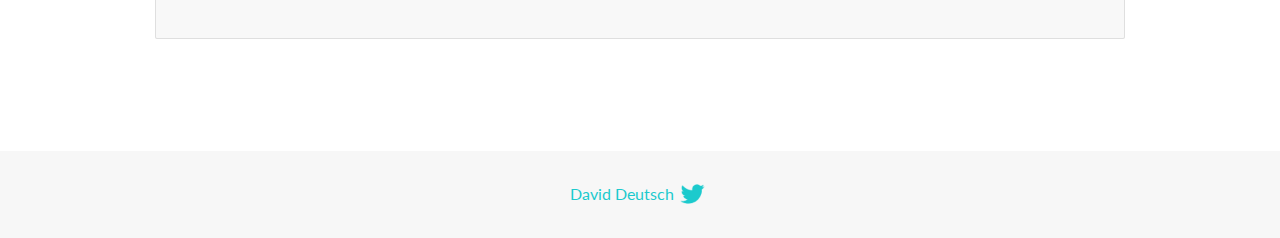
<file: OwlCarousel2-2.3.4/docs/demos/basic.html>
<!DOCTYPE html>
<html lang="en">
  <head>

    <!-- head -->
    <meta charset="utf-8">
    <meta name="msapplication-tap-highlight" content="no" />
    <meta name="viewport" content="width=device-width, initial-scale=1.0" />
    <meta name="description" content="Basic usage demo">
    <meta name="author" content="David Deutsch">
    <title>
      Basic Demo | Owl Carousel | 2.3.4
    </title>

    <!-- Stylesheets -->
    <link href='https://fonts.googleapis.com/css?family=Lato:300,400,700,400italic,300italic' rel='stylesheet' type='text/css'>
    <link rel="stylesheet" href="../assets/css/docs.theme.min.css">

    <!-- Owl Stylesheets -->
    <link rel="stylesheet" href="../assets/owlcarousel/assets/owl.carousel.min.css">
    <link rel="stylesheet" href="../assets/owlcarousel/assets/owl.theme.default.min.css">

    <!-- HTML5 shim and Respond.js IE8 support of HTML5 elements and media queries -->

    <!--[if lt IE 9]>
      <script src="https://oss.maxcdn.com/libs/html5shiv/3.7.0/html5shiv.js"></script>
      <script src="https://oss.maxcdn.com/libs/respond.js/1.3.0/respond.min.js"></script>
    <![endif]-->

    <!-- Favicons -->
    <link rel="apple-touch-icon-precomposed" sizes="144x144" href="../assets/ico/apple-touch-icon-144-precomposed.png">
    <link rel="shortcut icon" href="../assets/ico/favicon.png">
    <link rel="shortcut icon" href="favicon.ico">

    <!-- Yeah i know js should not be in header. Its required for demos.-->

    <!-- javascript -->
    <script src="../assets/vendors/jquery.min.js"></script>
    <script src="../assets/owlcarousel/owl.carousel.js"></script>
  </head>
  <body>

    <!-- header -->
    <header class="header">
      <div class="row">
        <div class="large-12 columns">
          <div class="brand left">
            <h3>
              <a href="/OwlCarousel2/">owl.carousel.js</a> 
            </h3>
          </div>
          <a id="toggle-nav" class="right">
            <span></span> <span></span> <span></span> 
          </a> 
          <div class="nav-bar">
            <ul class="clearfix">
              <li> <a href="/OwlCarousel2/index.html">Home</a>  </li>
              <li class="active">
                <a href="/OwlCarousel2/demos/demos.html">Demos</a> 
              </li>
              <li> <a href="/OwlCarousel2/docs/started-welcome.html">Docs</a>  </li>
              <li>
                <a href="https://github.com/OwlCarousel2/OwlCarousel2/archive/2.3.4.zip">Download</a> 
                <span class="download"></span> 
              </li>
            </ul>
          </div>
        </div>
      </div>
    </header>

    <!-- title -->
    <section class="title">
      <div class="row">
        <div class="large-12 columns">
          <h1>Basic</h1>
        </div>
      </div>
    </section>

    <!--  Demos -->
    <section id="demos">
      <div class="row">
        <div class="large-12 columns">
          <div class="owl-carousel owl-theme">
            <div class="item">
              <h4>1</h4>
            </div>
            <div class="item">
              <h4>2</h4>
            </div>
            <div class="item">
              <h4>3</h4>
            </div>
            <div class="item">
              <h4>4</h4>
            </div>
            <div class="item">
              <h4>5</h4>
            </div>
            <div class="item">
              <h4>6</h4>
            </div>
            <div class="item">
              <h4>7</h4>
            </div>
            <div class="item">
              <h4>8</h4>
            </div>
            <div class="item">
              <h4>9</h4>
            </div>
            <div class="item">
              <h4>10</h4>
            </div>
            <div class="item">
              <h4>11</h4>
            </div>
            <div class="item">
              <h4>12</h4>
            </div>
          </div>
          <h3 id="overview">Overview</h3>
          <p>Basic usage of Owl Carousel. I used <code>loop:true</code> and <code>margin:10</code>. The structure works with any kind of DOM element. In all of my examples i used <code>&lt;div class=&quot;item&quot;&gt;...&lt;/div&gt;</code> but you could
            put any other element <code>div/span/a/img...</code></p>
          <h3 id="setup">Setup</h3>
          <pre><code>$(&#39;.owl-carousel&#39;).owlCarousel({
    loop:true,
    margin:10,
    nav:true,
    responsive:{
        0:{
            items:1
        },
        600:{
            items:3
        },
        1000:{
            items:5
        }
    }
})</code></pre>
          <h3 id="html">html</h3>
          <pre><code>&lt;div class=&quot;owl-carousel owl-theme&quot;&gt;
    &lt;div class=&quot;item&quot;&gt;&lt;h4&gt;1&lt;/h4&gt;&lt;/div&gt;
    &lt;div class=&quot;item&quot;&gt;&lt;h4&gt;2&lt;/h4&gt;&lt;/div&gt;
    &lt;div class=&quot;item&quot;&gt;&lt;h4&gt;3&lt;/h4&gt;&lt;/div&gt;
    &lt;div class=&quot;item&quot;&gt;&lt;h4&gt;4&lt;/h4&gt;&lt;/div&gt;
    &lt;div class=&quot;item&quot;&gt;&lt;h4&gt;5&lt;/h4&gt;&lt;/div&gt;
    &lt;div class=&quot;item&quot;&gt;&lt;h4&gt;6&lt;/h4&gt;&lt;/div&gt;
    &lt;div class=&quot;item&quot;&gt;&lt;h4&gt;7&lt;/h4&gt;&lt;/div&gt;
    &lt;div class=&quot;item&quot;&gt;&lt;h4&gt;8&lt;/h4&gt;&lt;/div&gt;
    &lt;div class=&quot;item&quot;&gt;&lt;h4&gt;9&lt;/h4&gt;&lt;/div&gt;
    &lt;div class=&quot;item&quot;&gt;&lt;h4&gt;10&lt;/h4&gt;&lt;/div&gt;
    &lt;div class=&quot;item&quot;&gt;&lt;h4&gt;11&lt;/h4&gt;&lt;/div&gt;
    &lt;div class=&quot;item&quot;&gt;&lt;h4&gt;12&lt;/h4&gt;&lt;/div&gt;
&lt;/div&gt;</code></pre>
          <script>
            $(document).ready(function() {
              var owl = $('.owl-carousel');
              owl.owlCarousel({
                margin: 10,
                nav: true,
                loop: true,
                responsive: {
                  0: {
                    items: 1
                  },
                  600: {
                    items: 3
                  },
                  1000: {
                    items: 5
                  }
                }
              })
            })
          </script>
        </div>
      </div>
    </section>

    <!-- footer -->
    <footer class="footer">
      <div class="row">
        <div class="large-12 columns">
          <h5>
            <a href="/OwlCarousel2/docs/support-contact.html">David Deutsch</a> 
            <a id="custom-tweet-button" href="https://twitter.com/share?url=https://github.com/OwlCarousel2/OwlCarousel2&text=Owl Carousel - This is so awesome! " target="_blank"></a> 
          </h5>
        </div>
      </div>
    </footer>

    <!-- vendors -->
    <script src="../assets/vendors/highlight.js"></script>
    <script src="../assets/js/app.js"></script>
  </body>
</html>
</file>
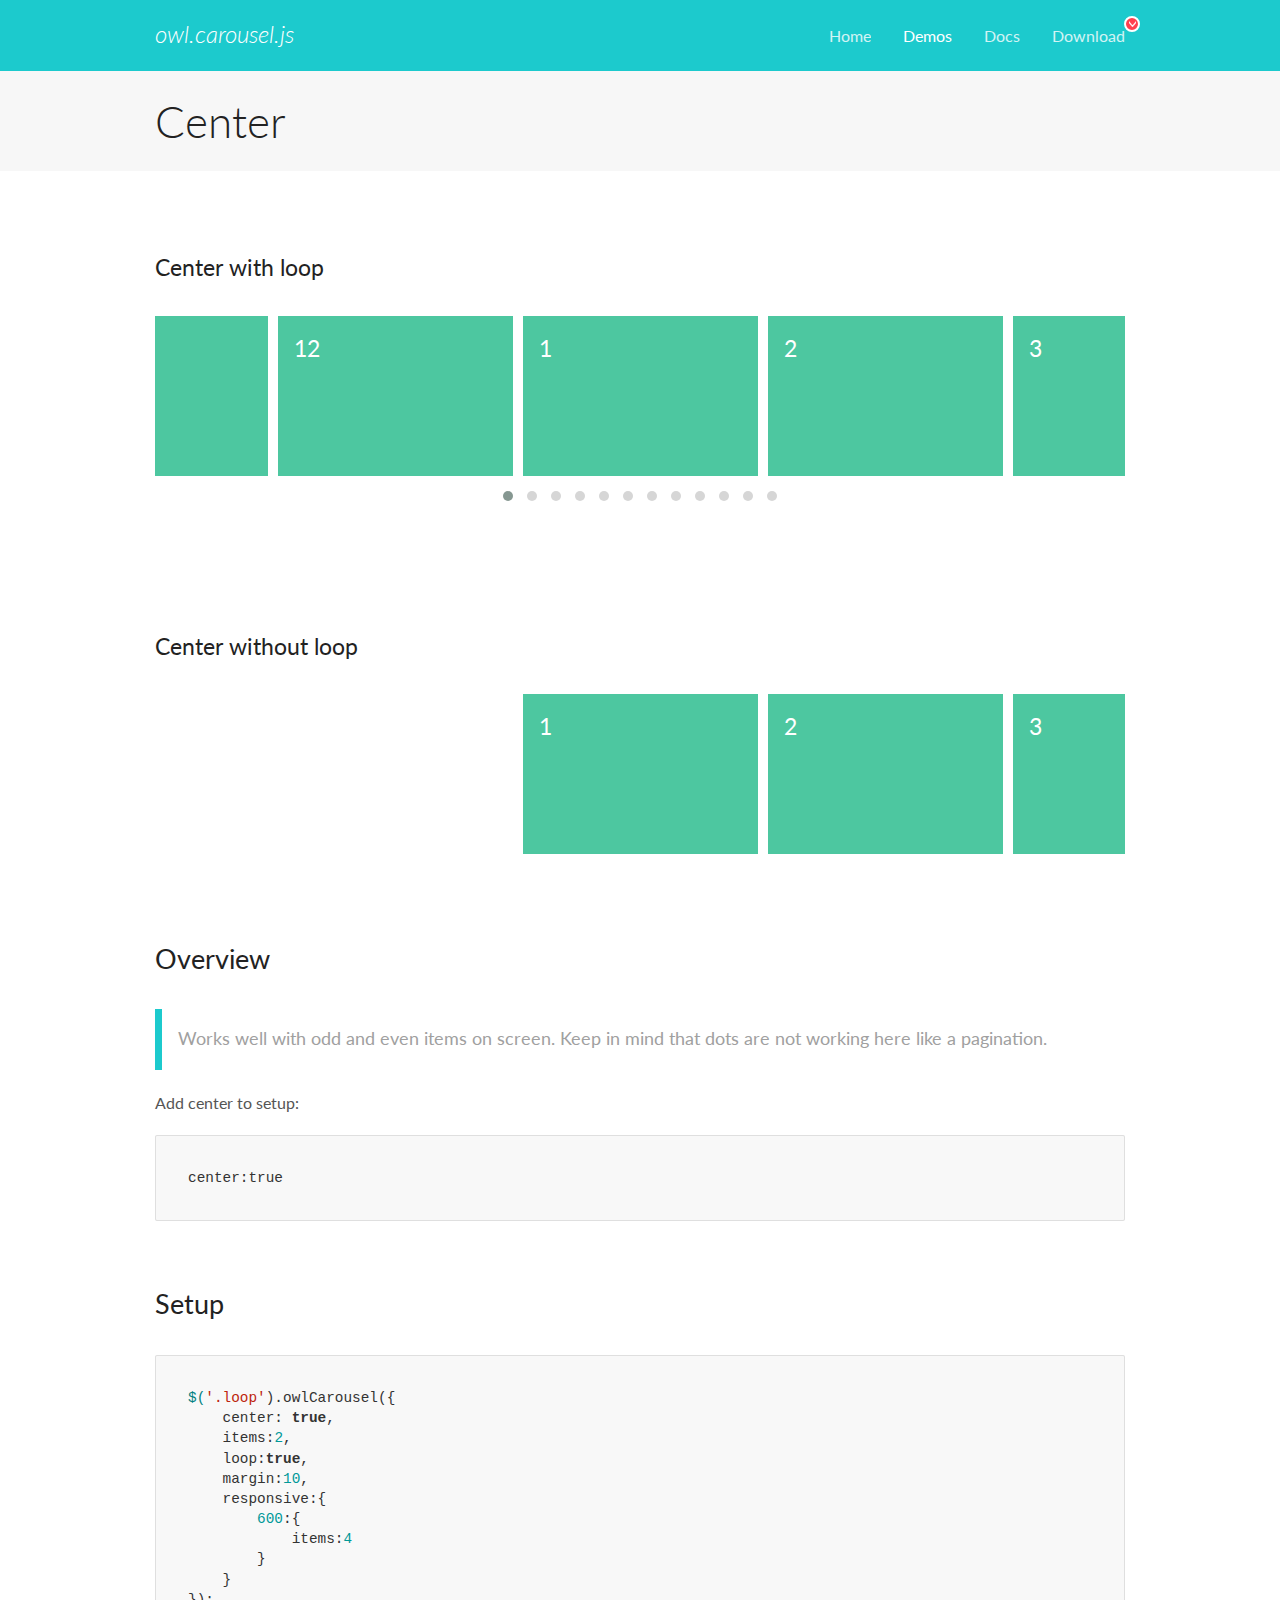
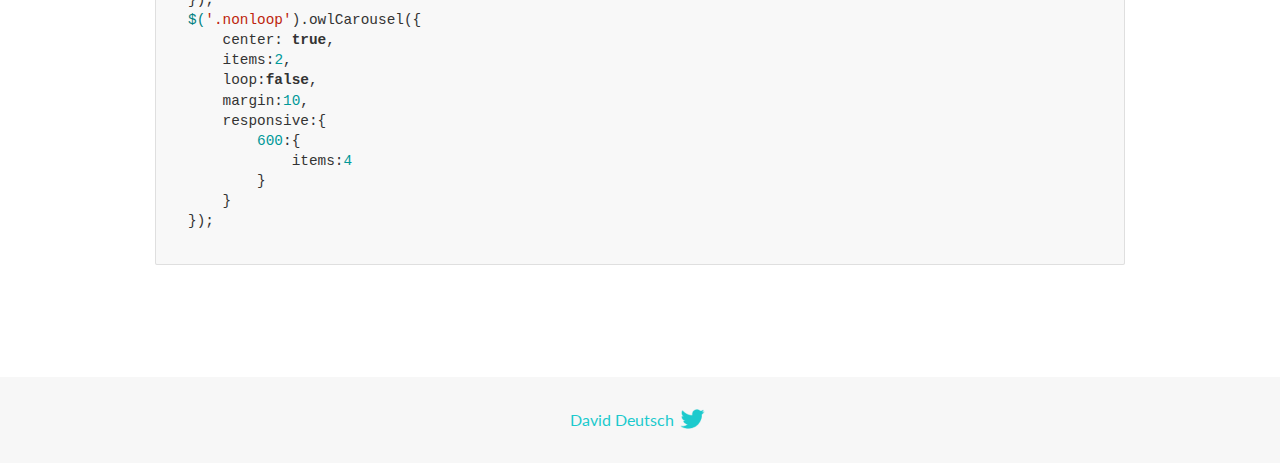
<file: OwlCarousel2-2.3.4/docs/demos/center.html>
<!DOCTYPE html>
<html lang="en">
  <head>

    <!-- head -->
    <meta charset="utf-8">
    <meta name="msapplication-tap-highlight" content="no" />
    <meta name="viewport" content="width=device-width, initial-scale=1.0" />
    <meta name="description" content="Center carousel">
    <meta name="author" content="David Deutsch">
    <title>
      Center Demo | Owl Carousel | 2.3.4
    </title>

    <!-- Stylesheets -->
    <link href='https://fonts.googleapis.com/css?family=Lato:300,400,700,400italic,300italic' rel='stylesheet' type='text/css'>
    <link rel="stylesheet" href="../assets/css/docs.theme.min.css">

    <!-- Owl Stylesheets -->
    <link rel="stylesheet" href="../assets/owlcarousel/assets/owl.carousel.min.css">
    <link rel="stylesheet" href="../assets/owlcarousel/assets/owl.theme.default.min.css">

    <!-- HTML5 shim and Respond.js IE8 support of HTML5 elements and media queries -->

    <!--[if lt IE 9]>
      <script src="https://oss.maxcdn.com/libs/html5shiv/3.7.0/html5shiv.js"></script>
      <script src="https://oss.maxcdn.com/libs/respond.js/1.3.0/respond.min.js"></script>
    <![endif]-->

    <!-- Favicons -->
    <link rel="apple-touch-icon-precomposed" sizes="144x144" href="../assets/ico/apple-touch-icon-144-precomposed.png">
    <link rel="shortcut icon" href="../assets/ico/favicon.png">
    <link rel="shortcut icon" href="favicon.ico">

    <!-- Yeah i know js should not be in header. Its required for demos.-->

    <!-- javascript -->
    <script src="../assets/vendors/jquery.min.js"></script>
    <script src="../assets/owlcarousel/owl.carousel.js"></script>
  </head>
  <body>

    <!-- header -->
    <header class="header">
      <div class="row">
        <div class="large-12 columns">
          <div class="brand left">
            <h3>
              <a href="/OwlCarousel2/">owl.carousel.js</a> 
            </h3>
          </div>
          <a id="toggle-nav" class="right">
            <span></span> <span></span> <span></span> 
          </a> 
          <div class="nav-bar">
            <ul class="clearfix">
              <li> <a href="/OwlCarousel2/index.html">Home</a>  </li>
              <li class="active">
                <a href="/OwlCarousel2/demos/demos.html">Demos</a> 
              </li>
              <li> <a href="/OwlCarousel2/docs/started-welcome.html">Docs</a>  </li>
              <li>
                <a href="https://github.com/OwlCarousel2/OwlCarousel2/archive/2.3.4.zip">Download</a> 
                <span class="download"></span> 
              </li>
            </ul>
          </div>
        </div>
      </div>
    </header>

    <!-- title -->
    <section class="title">
      <div class="row">
        <div class="large-12 columns">
          <h1>Center</h1>
        </div>
      </div>
    </section>

    <!--  Demos -->
    <section id="demos">
      <div class="row">
        <div class="large-12 columns">
          <h4 id="center-with-loop">Center with loop</h4>
          <div class="loop owl-carousel owl-theme">
            <div class="item">
              <h4>1</h4>
            </div>
            <div class="item">
              <h4>2</h4>
            </div>
            <div class="item">
              <h4>3</h4>
            </div>
            <div class="item">
              <h4>4</h4>
            </div>
            <div class="item">
              <h4>5</h4>
            </div>
            <div class="item">
              <h4>6</h4>
            </div>
            <div class="item">
              <h4>7</h4>
            </div>
            <div class="item">
              <h4>8</h4>
            </div>
            <div class="item">
              <h4>9</h4>
            </div>
            <div class="item">
              <h4>10</h4>
            </div>
            <div class="item">
              <h4>11</h4>
            </div>
            <div class="item">
              <h4>12</h4>
            </div>
          </div>
          <br>
          <h4 id="center-without-loop">Center without loop</h4>
          <div class="nonloop owl-carousel">
            <div class="item">
              <h4>1</h4>
            </div>
            <div class="item">
              <h4>2</h4>
            </div>
            <div class="item">
              <h4>3</h4>
            </div>
            <div class="item">
              <h4>4</h4>
            </div>
            <div class="item">
              <h4>5</h4>
            </div>
            <div class="item">
              <h4>6</h4>
            </div>
            <div class="item">
              <h4>7</h4>
            </div>
            <div class="item">
              <h4>8</h4>
            </div>
            <div class="item">
              <h4>9</h4>
            </div>
            <div class="item">
              <h4>10</h4>
            </div>
            <div class="item">
              <h4>11</h4>
            </div>
            <div class="item">
              <h4>12</h4>
            </div>
          </div>
          <h3 id="overview">Overview</h3>
          <blockquote>
            <p>Works well with odd and even items on screen. Keep in mind that dots are not working here like a pagination.</p>
          </blockquote>
          <p>Add center to setup:</p>
          <pre><code>center:true</code></pre>
          <h3 id="setup">Setup</h3>
          <pre><code>$(&#39;.loop&#39;).owlCarousel({
    center: true,
    items:2,
    loop:true,
    margin:10,
    responsive:{
        600:{
            items:4
        }
    }
});
$(&#39;.nonloop&#39;).owlCarousel({
    center: true,
    items:2,
    loop:false,
    margin:10,
    responsive:{
        600:{
            items:4
        }
    }
});</code></pre>
          <script>
            jQuery(document).ready(function($) {
              $('.loop').owlCarousel({
                center: true,
                items: 2,
                loop: true,
                margin: 10,
                responsive: {
                  600: {
                    items: 4
                  }
                }
              });
              $('.nonloop').owlCarousel({
                center: true,
                items: 2,
                loop: false,
                margin: 10,
                responsive: {
                  600: {
                    items: 4
                  }
                }
              });
            });
          </script>
        </div>
      </div>
    </section>

    <!-- footer -->
    <footer class="footer">
      <div class="row">
        <div class="large-12 columns">
          <h5>
            <a href="/OwlCarousel2/docs/support-contact.html">David Deutsch</a> 
            <a id="custom-tweet-button" href="https://twitter.com/share?url=https://github.com/OwlCarousel2/OwlCarousel2&text=Owl Carousel - This is so awesome! " target="_blank"></a> 
          </h5>
        </div>
      </div>
    </footer>

    <!-- vendors -->
    <script src="../assets/vendors/highlight.js"></script>
    <script src="../assets/js/app.js"></script>
  </body>
</html>
</file>
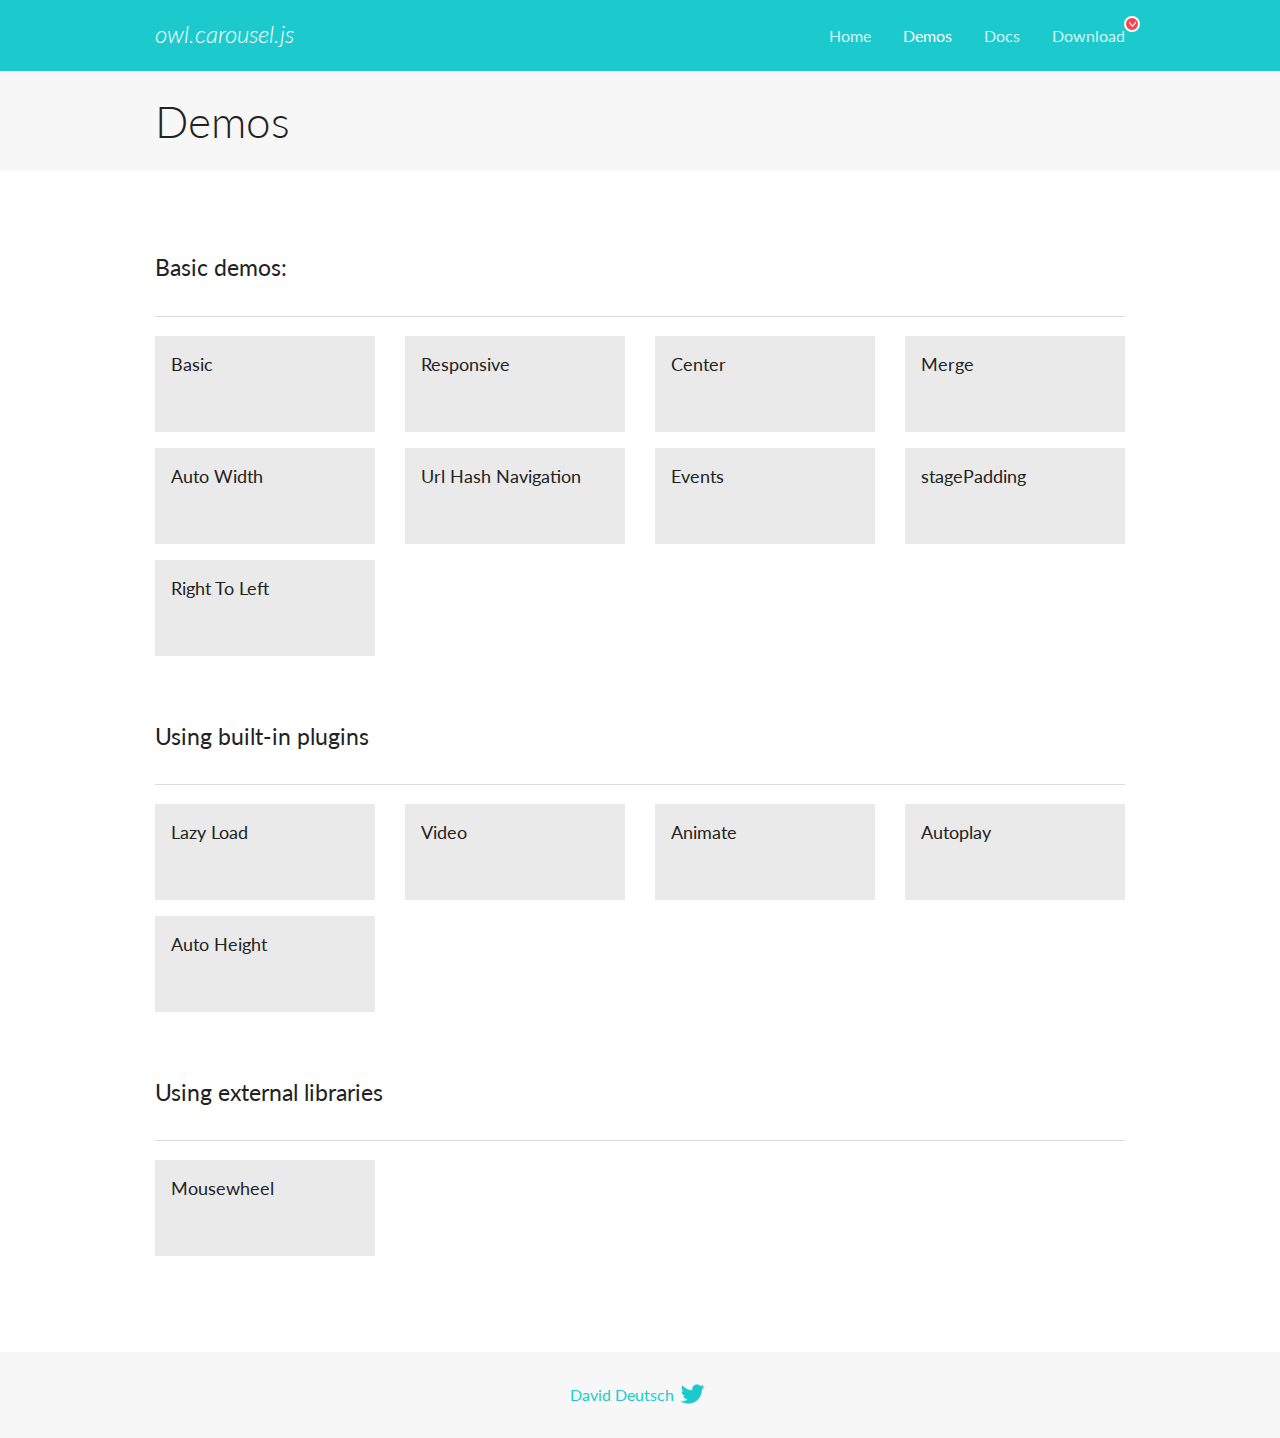
<file: OwlCarousel2-2.3.4/docs/demos/demos.html>
<!DOCTYPE html>
<html lang="en">
  <head>

    <!-- head -->
    <meta charset="utf-8">
    <meta name="msapplication-tap-highlight" content="no" />
    <meta name="viewport" content="width=device-width, initial-scale=1.0" />
    <meta name="description" content="A list of Owl Carousel examples.">
    <meta name="author" content="David Deutsch">
    <title>
      Demos | Owl Carousel | 2.3.4
    </title>

    <!-- Stylesheets -->
    <link href='https://fonts.googleapis.com/css?family=Lato:300,400,700,400italic,300italic' rel='stylesheet' type='text/css'>
    <link rel="stylesheet" href="../assets/css/docs.theme.min.css">

    <!-- Owl Stylesheets -->
    <link rel="stylesheet" href="../assets/owlcarousel/assets/owl.carousel.min.css">
    <link rel="stylesheet" href="../assets/owlcarousel/assets/owl.theme.default.min.css">

    <!-- HTML5 shim and Respond.js IE8 support of HTML5 elements and media queries -->

    <!--[if lt IE 9]>
      <script src="https://oss.maxcdn.com/libs/html5shiv/3.7.0/html5shiv.js"></script>
      <script src="https://oss.maxcdn.com/libs/respond.js/1.3.0/respond.min.js"></script>
    <![endif]-->

    <!-- Favicons -->
    <link rel="apple-touch-icon-precomposed" sizes="144x144" href="../assets/ico/apple-touch-icon-144-precomposed.png">
    <link rel="shortcut icon" href="../assets/ico/favicon.png">
    <link rel="shortcut icon" href="favicon.ico">

    <!-- Yeah i know js should not be in header. Its required for demos.-->

    <!-- javascript -->
    <script src="../assets/vendors/jquery.min.js"></script>
    <script src="../assets/owlcarousel/owl.carousel.js"></script>
  </head>
  <body>

    <!-- header -->
    <header class="header">
      <div class="row">
        <div class="large-12 columns">
          <div class="brand left">
            <h3>
              <a href="/OwlCarousel2/">owl.carousel.js</a> 
            </h3>
          </div>
          <a id="toggle-nav" class="right">
            <span></span> <span></span> <span></span> 
          </a> 
          <div class="nav-bar">
            <ul class="clearfix">
              <li> <a href="/OwlCarousel2/index.html">Home</a>  </li>
              <li class="active">
                <a href="/OwlCarousel2/demos/demos.html">Demos</a> 
              </li>
              <li> <a href="/OwlCarousel2/docs/started-welcome.html">Docs</a>  </li>
              <li>
                <a href="https://github.com/OwlCarousel2/OwlCarousel2/archive/2.3.4.zip">Download</a> 
                <span class="download"></span> 
              </li>
            </ul>
          </div>
        </div>
      </div>
    </header>

    <!-- title -->
    <section class="title">
      <div class="row">
        <div class="large-12 columns">
          <h1>Demos</h1>
        </div>
      </div>
    </section>

    <!--  Demos -->
    <section id="demos">
      <div class="row">
        <div class="large-12 columns">
          <h4 id="basic-demos-">Basic demos:</h4>
          <hr>
          <div class="demo-list">
            <div class="row">
              <div class="small-6 medium-4 large-3 columns">
                <a href="basic.html" class="demo-block">
                  <h5>Basic </h5>
                </a> 
              </div>
              <div class="small-6 medium-4 large-3 columns">
                <a href="responsive.html" class="demo-block">
                  <h5>Responsive </h5>
                </a> 
              </div>
              <div class="small-6 medium-4 large-3 columns">
                <a href="center.html" class="demo-block">
                  <h5>Center </h5>
                </a> 
              </div>
              <div class="small-6 medium-4 large-3 columns">
                <a href="merge.html" class="demo-block">
                  <h5>Merge </h5>
                </a> 
              </div>
              <div class="small-6 medium-4 large-3 columns">
                <a href="autowidth.html" class="demo-block">
                  <h5>Auto Width </h5>
                </a> 
              </div>
              <div class="small-6 medium-4 large-3 columns">
                <a href="urlhashnav.html" class="demo-block">
                  <h5>Url Hash Navigation </h5>
                </a> 
              </div>
              <div class="small-6 medium-4 large-3 columns">
                <a href="events.html" class="demo-block">
                  <h5>Events </h5>
                </a> 
              </div>
              <div class="small-6 medium-4 large-3 columns">
                <a href="stagepadding.html" class="demo-block">
                  <h5>stagePadding </h5>
                </a> 
              </div>
              <div class="small-6 medium-4 large-3 columns">
                <a href="rtl.html" class="demo-block">
                  <h5>Right To Left </h5>
                </a> 
              </div>
            </div>
          </div>
          <h4 id="using-built-in-plugins">Using built-in plugins</h4>
          <hr>
          <div class="demo-list">
            <div class="row">
              <div class="small-6 medium-4 large-3 columns">
                <a href="lazyLoad.html" class="demo-block">
                  <h5>Lazy Load </h5>
                </a> 
              </div>
              <div class="small-6 medium-4 large-3 columns">
                <a href="video.html" class="demo-block">
                  <h5>Video </h5>
                </a> 
              </div>
              <div class="small-6 medium-4 large-3 columns">
                <a href="animate.html" class="demo-block">
                  <h5>Animate </h5>
                </a> 
              </div>
              <div class="small-6 medium-4 large-3 columns">
                <a href="autoplay.html" class="demo-block">
                  <h5>Autoplay </h5>
                </a> 
              </div>
              <div class="small-6 medium-4 large-3 columns">
                <a href="autoheight.html" class="demo-block">
                  <h5>Auto Height </h5>
                </a> 
              </div>
            </div>
          </div>
          <h4 id="using-external-libraries">Using external libraries</h4>
          <hr>
          <div class="demo-list">
            <div class="row">
              <div class="small-6 medium-4 large-3 columns">
                <a href="mousewheel.html" class="demo-block">
                  <h5>Mousewheel </h5>
                </a> 
              </div>
            </div>
          </div>
        </div>
      </div>
    </section>

    <!-- footer -->
    <footer class="footer">
      <div class="row">
        <div class="large-12 columns">
          <h5>
            <a href="/OwlCarousel2/docs/support-contact.html">David Deutsch</a> 
            <a id="custom-tweet-button" href="https://twitter.com/share?url=https://github.com/OwlCarousel2/OwlCarousel2&text=Owl Carousel - This is so awesome! " target="_blank"></a> 
          </h5>
        </div>
      </div>
    </footer>

    <!-- vendors -->
    <script src="../assets/vendors/highlight.js"></script>
    <script src="../assets/js/app.js"></script>
  </body>
</html>
</file>
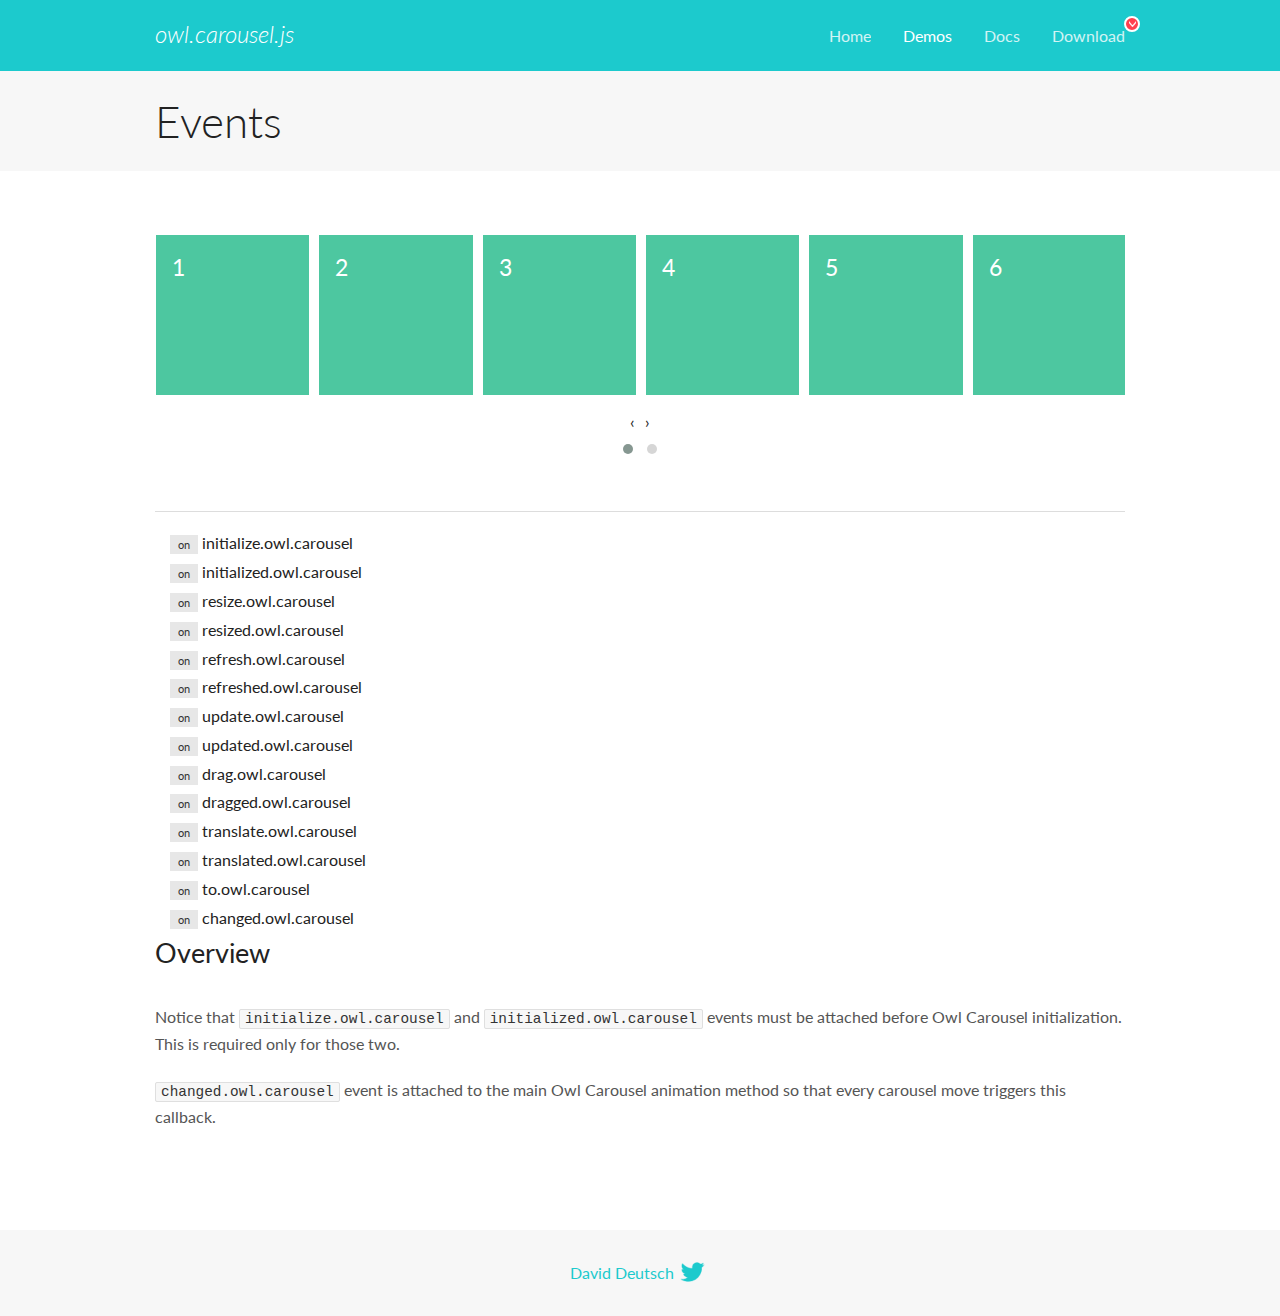
<file: OwlCarousel2-2.3.4/docs/demos/events.html>
<!DOCTYPE html>
<html lang="en">
  <head>

    <!-- head -->
    <meta charset="utf-8">
    <meta name="msapplication-tap-highlight" content="no" />
    <meta name="viewport" content="width=device-width, initial-scale=1.0" />
    <meta name="description" content="Events usage demo">
    <meta name="author" content="David Deutsch">
    <title>
      Events Demo | Owl Carousel | 2.3.4
    </title>

    <!-- Stylesheets -->
    <link href='https://fonts.googleapis.com/css?family=Lato:300,400,700,400italic,300italic' rel='stylesheet' type='text/css'>
    <link rel="stylesheet" href="../assets/css/docs.theme.min.css">

    <!-- Owl Stylesheets -->
    <link rel="stylesheet" href="../assets/owlcarousel/assets/owl.carousel.min.css">
    <link rel="stylesheet" href="../assets/owlcarousel/assets/owl.theme.default.min.css">

    <!-- HTML5 shim and Respond.js IE8 support of HTML5 elements and media queries -->

    <!--[if lt IE 9]>
      <script src="https://oss.maxcdn.com/libs/html5shiv/3.7.0/html5shiv.js"></script>
      <script src="https://oss.maxcdn.com/libs/respond.js/1.3.0/respond.min.js"></script>
    <![endif]-->

    <!-- Favicons -->
    <link rel="apple-touch-icon-precomposed" sizes="144x144" href="../assets/ico/apple-touch-icon-144-precomposed.png">
    <link rel="shortcut icon" href="../assets/ico/favicon.png">
    <link rel="shortcut icon" href="favicon.ico">

    <!-- Yeah i know js should not be in header. Its required for demos.-->

    <!-- javascript -->
    <script src="../assets/vendors/jquery.min.js"></script>
    <script src="../assets/owlcarousel/owl.carousel.js"></script>
  </head>
  <body>

    <!-- header -->
    <header class="header">
      <div class="row">
        <div class="large-12 columns">
          <div class="brand left">
            <h3>
              <a href="/OwlCarousel2/">owl.carousel.js</a> 
            </h3>
          </div>
          <a id="toggle-nav" class="right">
            <span></span> <span></span> <span></span> 
          </a> 
          <div class="nav-bar">
            <ul class="clearfix">
              <li> <a href="/OwlCarousel2/index.html">Home</a>  </li>
              <li class="active">
                <a href="/OwlCarousel2/demos/demos.html">Demos</a> 
              </li>
              <li> <a href="/OwlCarousel2/docs/started-welcome.html">Docs</a>  </li>
              <li>
                <a href="https://github.com/OwlCarousel2/OwlCarousel2/archive/2.3.4.zip">Download</a> 
                <span class="download"></span> 
              </li>
            </ul>
          </div>
        </div>
      </div>
    </header>

    <!-- title -->
    <section class="title">
      <div class="row">
        <div class="large-12 columns">
          <h1>Events</h1>
        </div>
      </div>
    </section>

    <!--  Demos -->
    <section id="demos">
      <div class="row">
        <div class="large-12 columns">
          <div class="owl-carousel owl-theme">
            <div class="item">
              <h4>1</h4>
            </div>
            <div class="item">
              <h4>2</h4>
            </div>
            <div class="item">
              <h4>3</h4>
            </div>
            <div class="item">
              <h4>4</h4>
            </div>
            <div class="item">
              <h4>5</h4>
            </div>
            <div class="item">
              <h4>6</h4>
            </div>
            <div class="item">
              <h4>7</h4>
            </div>
            <div class="item">
              <h4>8</h4>
            </div>
            <div class="item">
              <h4>9</h4>
            </div>
            <div class="item">
              <h4>10</h4>
            </div>
            <div class="item">
              <h4>11</h4>
            </div>
            <div class="item">
              <h4>12</h4>
            </div>
          </div>
          <hr>
          <div class="large-12 columns callbacks">
            <div><span class="label secondary initialize">on</span>  initialize.owl.carousel </div>
            <div><span class="label secondary initialized">on</span>  initialized.owl.carousel </div>
            <div><span class="label secondary resize">on</span>  resize.owl.carousel </div>
            <div><span class="label secondary resized">on</span>  resized.owl.carousel </div>
            <div><span class="label secondary refresh">on</span>  refresh.owl.carousel </div>
            <div><span class="label secondary refreshed">on</span>  refreshed.owl.carousel </div>
            <div><span class="label secondary update">on</span>  update.owl.carousel </div>
            <div><span class="label secondary updated">on</span>  updated.owl.carousel </div>
            <div><span class="label secondary drag">on</span>  drag.owl.carousel </div>
            <div><span class="label secondary dragged">on</span>  dragged.owl.carousel </div>
            <div><span class="label secondary translate">on</span>  translate.owl.carousel </div>
            <div><span class="label secondary translated">on</span>  translated.owl.carousel </div>
            <div><span class="label secondary to">on</span>  to.owl.carousel </div>
            <div><span class="label secondary changed">on</span>  changed.owl.carousel </div>
          </div>
          <h3 id="overview">Overview</h3>
          <p>Notice that <code>initialize.owl.carousel</code> and <code>initialized.owl.carousel</code> events must be attached before Owl Carousel initialization. This is required only for those two.</p>
          <p><code>changed.owl.carousel</code> event is attached to the main Owl Carousel animation method so that every carousel move triggers this callback.</p>
          <script>
            jQuery(document).ready(function($) {
              var owl = $('.owl-carousel');
              owl.on('initialize.owl.carousel initialized.owl.carousel ' +
                'initialize.owl.carousel initialize.owl.carousel ' +
                'resize.owl.carousel resized.owl.carousel ' +
                'refresh.owl.carousel refreshed.owl.carousel ' +
                'update.owl.carousel updated.owl.carousel ' +
                'drag.owl.carousel dragged.owl.carousel ' +
                'translate.owl.carousel translated.owl.carousel ' +
                'to.owl.carousel changed.owl.carousel',
                function(e) {
                  $('.' + e.type)
                    .removeClass('secondary')
                    .addClass('success');
                  window.setTimeout(function() {
                    $('.' + e.type)
                      .removeClass('success')
                      .addClass('secondary');
                  }, 500);
                });
              owl.owlCarousel({
                loop: true,
                nav: true,
                lazyLoad: true,
                margin: 10,
                video: true,
                responsive: {
                  0: {
                    items: 1
                  },
                  600: {
                    items: 3
                  },
                  960: {
                    items: 5,
                  },
                  1200: {
                    items: 6
                  }
                }
              });
            });
          </script>
        </div>
      </div>
    </section>

    <!-- footer -->
    <footer class="footer">
      <div class="row">
        <div class="large-12 columns">
          <h5>
            <a href="/OwlCarousel2/docs/support-contact.html">David Deutsch</a> 
            <a id="custom-tweet-button" href="https://twitter.com/share?url=https://github.com/OwlCarousel2/OwlCarousel2&text=Owl Carousel - This is so awesome! " target="_blank"></a> 
          </h5>
        </div>
      </div>
    </footer>

    <!-- vendors -->
    <script src="../assets/vendors/highlight.js"></script>
    <script src="../assets/js/app.js"></script>
  </body>
</html>
</file>
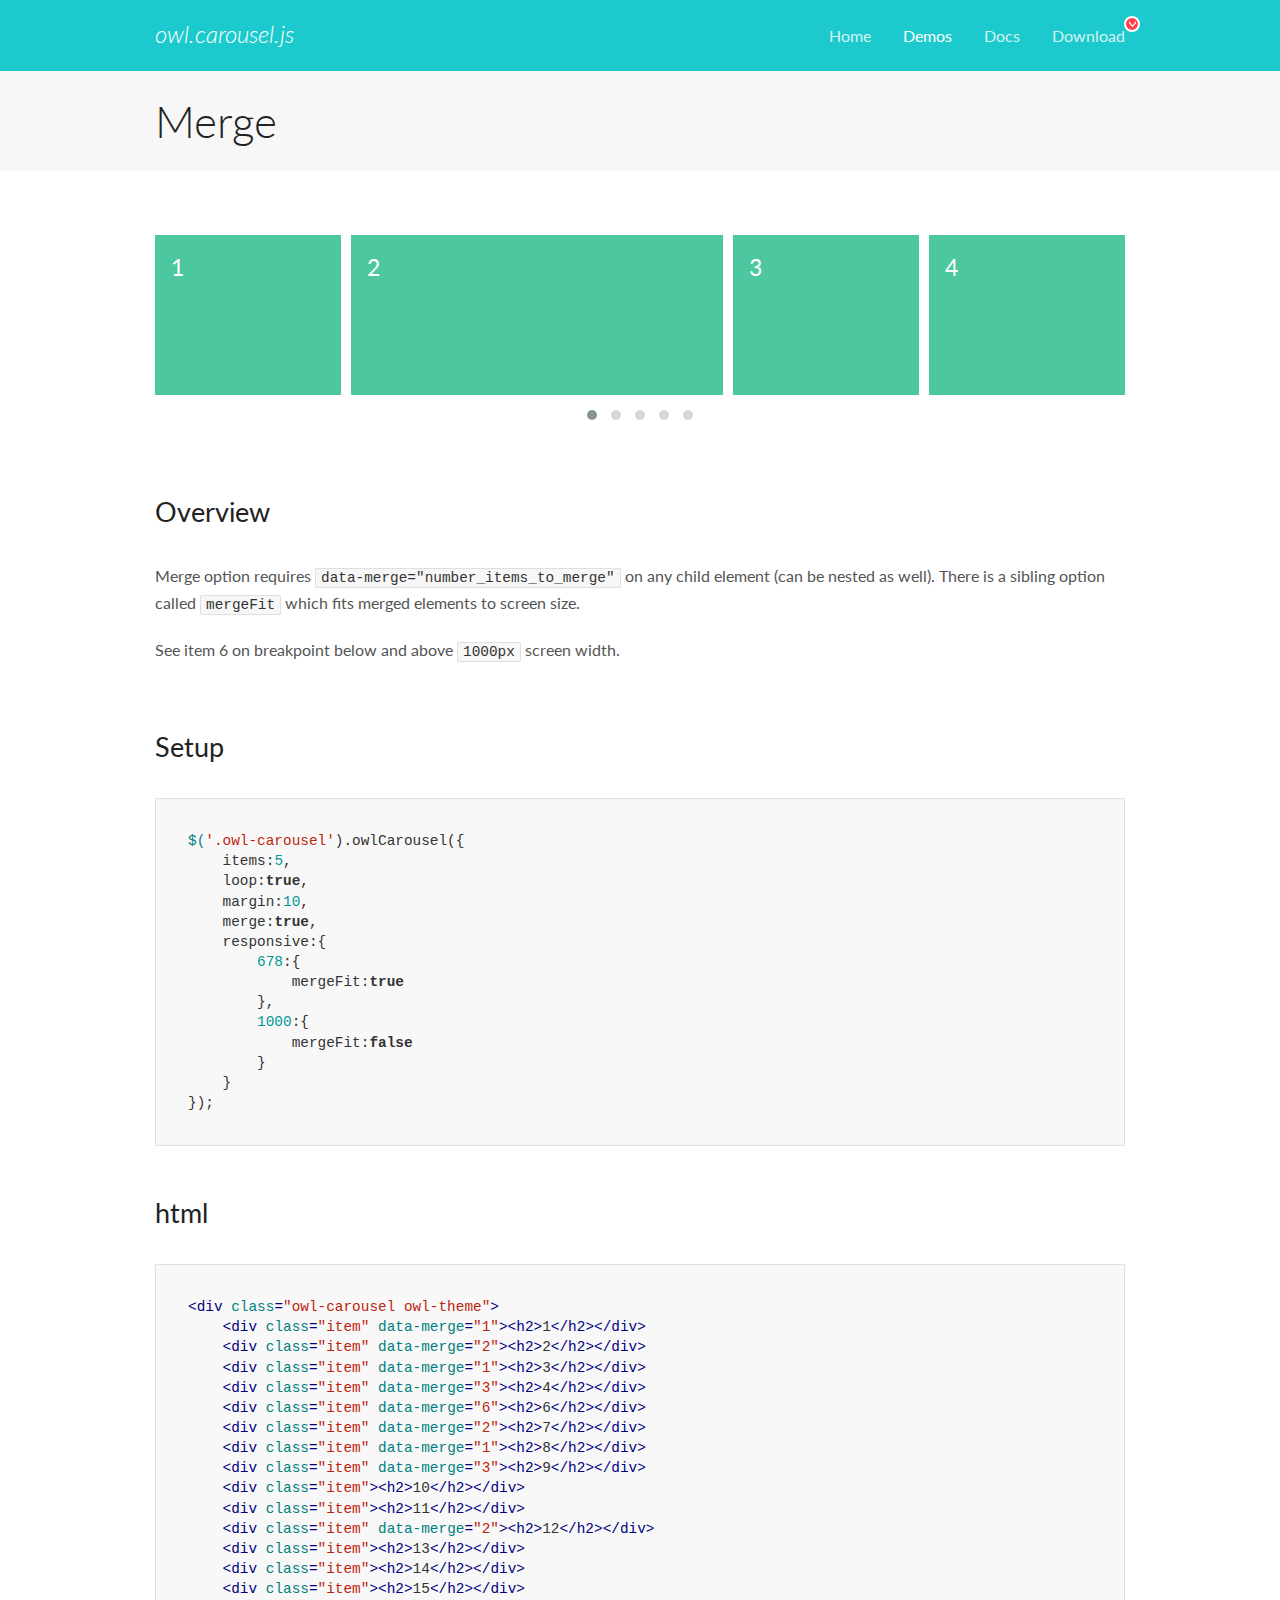
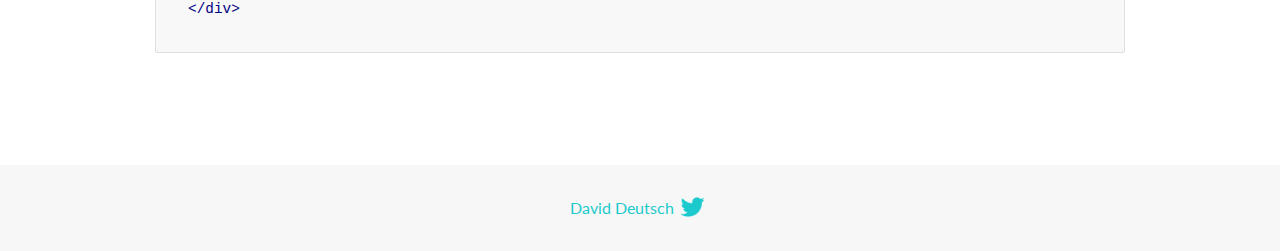
<file: OwlCarousel2-2.3.4/docs/demos/merge.html>
<!DOCTYPE html>
<html lang="en">
  <head>

    <!-- head -->
    <meta charset="utf-8">
    <meta name="msapplication-tap-highlight" content="no" />
    <meta name="viewport" content="width=device-width, initial-scale=1.0" />
    <meta name="description" content="Merge Items">
    <meta name="author" content="David Deutsch">
    <title>
      Merge Demo | Owl Carousel | 2.3.4
    </title>

    <!-- Stylesheets -->
    <link href='https://fonts.googleapis.com/css?family=Lato:300,400,700,400italic,300italic' rel='stylesheet' type='text/css'>
    <link rel="stylesheet" href="../assets/css/docs.theme.min.css">

    <!-- Owl Stylesheets -->
    <link rel="stylesheet" href="../assets/owlcarousel/assets/owl.carousel.min.css">
    <link rel="stylesheet" href="../assets/owlcarousel/assets/owl.theme.default.min.css">

    <!-- HTML5 shim and Respond.js IE8 support of HTML5 elements and media queries -->

    <!--[if lt IE 9]>
      <script src="https://oss.maxcdn.com/libs/html5shiv/3.7.0/html5shiv.js"></script>
      <script src="https://oss.maxcdn.com/libs/respond.js/1.3.0/respond.min.js"></script>
    <![endif]-->

    <!-- Favicons -->
    <link rel="apple-touch-icon-precomposed" sizes="144x144" href="../assets/ico/apple-touch-icon-144-precomposed.png">
    <link rel="shortcut icon" href="../assets/ico/favicon.png">
    <link rel="shortcut icon" href="favicon.ico">

    <!-- Yeah i know js should not be in header. Its required for demos.-->

    <!-- javascript -->
    <script src="../assets/vendors/jquery.min.js"></script>
    <script src="../assets/owlcarousel/owl.carousel.js"></script>
  </head>
  <body>

    <!-- header -->
    <header class="header">
      <div class="row">
        <div class="large-12 columns">
          <div class="brand left">
            <h3>
              <a href="/OwlCarousel2/">owl.carousel.js</a> 
            </h3>
          </div>
          <a id="toggle-nav" class="right">
            <span></span> <span></span> <span></span> 
          </a> 
          <div class="nav-bar">
            <ul class="clearfix">
              <li> <a href="/OwlCarousel2/index.html">Home</a>  </li>
              <li class="active">
                <a href="/OwlCarousel2/demos/demos.html">Demos</a> 
              </li>
              <li> <a href="/OwlCarousel2/docs/started-welcome.html">Docs</a>  </li>
              <li>
                <a href="https://github.com/OwlCarousel2/OwlCarousel2/archive/2.3.4.zip">Download</a> 
                <span class="download"></span> 
              </li>
            </ul>
          </div>
        </div>
      </div>
    </header>

    <!-- title -->
    <section class="title">
      <div class="row">
        <div class="large-12 columns">
          <h1>Merge</h1>
        </div>
      </div>
    </section>

    <!--  Demos -->
    <section id="demos">
      <div class="row">
        <div class="large-12 columns">
          <div class="owl-carousel owl-theme">
            <div class="item" data-merge="1">
              <h4>1</h4>
            </div>
            <div class="item" data-merge="2">
              <h4>2</h4>
            </div>
            <div class="item" data-merge="1">
              <h4>3</h4>
            </div>
            <div class="item" data-merge="3">
              <h4>4</h4>
            </div>
            <div class="item" data-merge="6">
              <h4>6</h4>
            </div>
            <div class="item" data-merge="2">
              <h4>7</h4>
            </div>
            <div class="item" data-merge="1">
              <h4>8</h4>
            </div>
            <div class="item" data-merge="3">
              <h4>9</h4>
            </div>
            <div class="item">
              <h4>10</h4>
            </div>
            <div class="item">
              <h4>11</h4>
            </div>
            <div class="item" data-merge="2">
              <h4>12</h4>
            </div>
            <div class="item">
              <h4>13</h4>
            </div>
            <div class="item">
              <h4>14</h4>
            </div>
            <div class="item">
              <h4>15</h4>
            </div>
          </div>
          <h3 id="overview">Overview</h3>
          <p>Merge option requires <code>data-merge=&quot;number_items_to_merge&quot;</code> on any child element (can be nested as well). There is a sibling option called <code>mergeFit</code> which fits merged elements to screen size. </p>
          <p>See item 6 on breakpoint below and above <code>1000px</code> screen width.</p>
          <h3 id="setup">Setup</h3>
          <pre><code>$(&#39;.owl-carousel&#39;).owlCarousel({
    items:5,
    loop:true,
    margin:10,
    merge:true,
    responsive:{
        678:{
            mergeFit:true
        },
        1000:{
            mergeFit:false
        }
    }
});</code></pre>
          <h3 id="html">html</h3>
          <pre><code>&lt;div class=&quot;owl-carousel owl-theme&quot;&gt;
    &lt;div class=&quot;item&quot; data-merge=&quot;1&quot;&gt;&lt;h2&gt;1&lt;/h2&gt;&lt;/div&gt;
    &lt;div class=&quot;item&quot; data-merge=&quot;2&quot;&gt;&lt;h2&gt;2&lt;/h2&gt;&lt;/div&gt;
    &lt;div class=&quot;item&quot; data-merge=&quot;1&quot;&gt;&lt;h2&gt;3&lt;/h2&gt;&lt;/div&gt;
    &lt;div class=&quot;item&quot; data-merge=&quot;3&quot;&gt;&lt;h2&gt;4&lt;/h2&gt;&lt;/div&gt;
    &lt;div class=&quot;item&quot; data-merge=&quot;6&quot;&gt;&lt;h2&gt;6&lt;/h2&gt;&lt;/div&gt;
    &lt;div class=&quot;item&quot; data-merge=&quot;2&quot;&gt;&lt;h2&gt;7&lt;/h2&gt;&lt;/div&gt;
    &lt;div class=&quot;item&quot; data-merge=&quot;1&quot;&gt;&lt;h2&gt;8&lt;/h2&gt;&lt;/div&gt;
    &lt;div class=&quot;item&quot; data-merge=&quot;3&quot;&gt;&lt;h2&gt;9&lt;/h2&gt;&lt;/div&gt;
    &lt;div class=&quot;item&quot;&gt;&lt;h2&gt;10&lt;/h2&gt;&lt;/div&gt;
    &lt;div class=&quot;item&quot;&gt;&lt;h2&gt;11&lt;/h2&gt;&lt;/div&gt;
    &lt;div class=&quot;item&quot; data-merge=&quot;2&quot;&gt;&lt;h2&gt;12&lt;/h2&gt;&lt;/div&gt;
    &lt;div class=&quot;item&quot;&gt;&lt;h2&gt;13&lt;/h2&gt;&lt;/div&gt;
    &lt;div class=&quot;item&quot;&gt;&lt;h2&gt;14&lt;/h2&gt;&lt;/div&gt;
    &lt;div class=&quot;item&quot;&gt;&lt;h2&gt;15&lt;/h2&gt;&lt;/div&gt;
&lt;/div&gt;</code></pre>
          <script>
            $(document).ready(function() {
              $('.owl-carousel').owlCarousel({
                items: 5,
                loop: true,
                margin: 10,
                merge: true,
                responsive: {
                  678: {
                    mergeFit: true
                  },
                  1000: {
                    mergeFit: false
                  }
                }
              });
            })
          </script>
        </div>
      </div>
    </section>

    <!-- footer -->
    <footer class="footer">
      <div class="row">
        <div class="large-12 columns">
          <h5>
            <a href="/OwlCarousel2/docs/support-contact.html">David Deutsch</a> 
            <a id="custom-tweet-button" href="https://twitter.com/share?url=https://github.com/OwlCarousel2/OwlCarousel2&text=Owl Carousel - This is so awesome! " target="_blank"></a> 
          </h5>
        </div>
      </div>
    </footer>

    <!-- vendors -->
    <script src="../assets/vendors/highlight.js"></script>
    <script src="../assets/js/app.js"></script>
  </body>
</html>
</file>
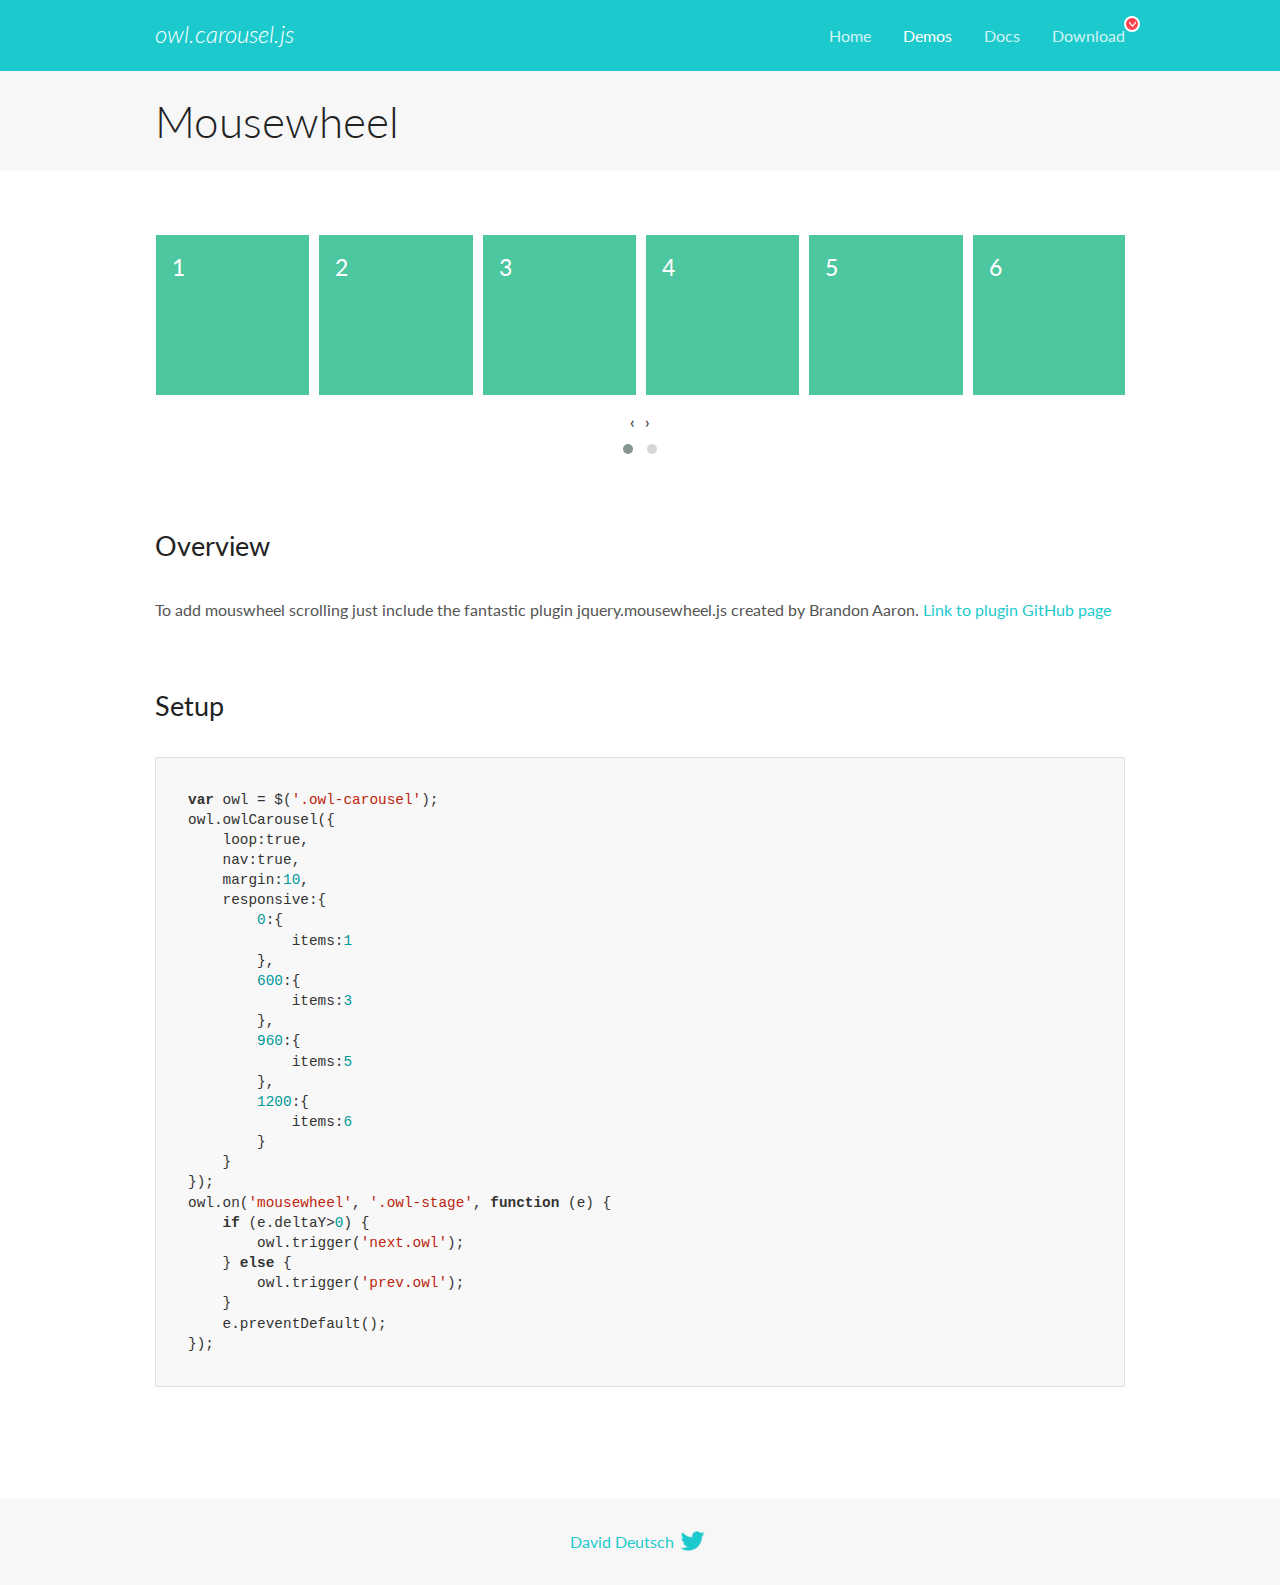
<file: OwlCarousel2-2.3.4/docs/demos/mousewheel.html>
<!DOCTYPE html>
<html lang="en">
  <head>

    <!-- head -->
    <meta charset="utf-8">
    <meta name="msapplication-tap-highlight" content="no" />
    <meta name="viewport" content="width=device-width, initial-scale=1.0" />
    <meta name="description" content="Mousewheel usage demo">
    <meta name="author" content="David Deutsch">
    <title>
      Mousewheel Demo | Owl Carousel | 2.3.4
    </title>

    <!-- Stylesheets -->
    <link href='https://fonts.googleapis.com/css?family=Lato:300,400,700,400italic,300italic' rel='stylesheet' type='text/css'>
    <link rel="stylesheet" href="../assets/css/docs.theme.min.css">

    <!-- Owl Stylesheets -->
    <link rel="stylesheet" href="../assets/owlcarousel/assets/owl.carousel.min.css">
    <link rel="stylesheet" href="../assets/owlcarousel/assets/owl.theme.default.min.css">

    <!-- HTML5 shim and Respond.js IE8 support of HTML5 elements and media queries -->

    <!--[if lt IE 9]>
      <script src="https://oss.maxcdn.com/libs/html5shiv/3.7.0/html5shiv.js"></script>
      <script src="https://oss.maxcdn.com/libs/respond.js/1.3.0/respond.min.js"></script>
    <![endif]-->

    <!-- Favicons -->
    <link rel="apple-touch-icon-precomposed" sizes="144x144" href="../assets/ico/apple-touch-icon-144-precomposed.png">
    <link rel="shortcut icon" href="../assets/ico/favicon.png">
    <link rel="shortcut icon" href="favicon.ico">

    <!-- Yeah i know js should not be in header. Its required for demos.-->

    <!-- javascript -->
    <script src="../assets/vendors/jquery.min.js"></script>
    <script src="../assets/owlcarousel/owl.carousel.js"></script>
  </head>
  <body>

    <!-- header -->
    <header class="header">
      <div class="row">
        <div class="large-12 columns">
          <div class="brand left">
            <h3>
              <a href="/OwlCarousel2/">owl.carousel.js</a> 
            </h3>
          </div>
          <a id="toggle-nav" class="right">
            <span></span> <span></span> <span></span> 
          </a> 
          <div class="nav-bar">
            <ul class="clearfix">
              <li> <a href="/OwlCarousel2/index.html">Home</a>  </li>
              <li class="active">
                <a href="/OwlCarousel2/demos/demos.html">Demos</a> 
              </li>
              <li> <a href="/OwlCarousel2/docs/started-welcome.html">Docs</a>  </li>
              <li>
                <a href="https://github.com/OwlCarousel2/OwlCarousel2/archive/2.3.4.zip">Download</a> 
                <span class="download"></span> 
              </li>
            </ul>
          </div>
        </div>
      </div>
    </header>

    <!-- title -->
    <section class="title">
      <div class="row">
        <div class="large-12 columns">
          <h1>Mousewheel</h1>
        </div>
      </div>
    </section>

    <!--  Demos -->
    <section id="demos">
      <div class="row">
        <div class="large-12 columns">
          <div class="owl-carousel owl-theme">
            <div class="item">
              <h4>1</h4>
            </div>
            <div class="item">
              <h4>2</h4>
            </div>
            <div class="item">
              <h4>3</h4>
            </div>
            <div class="item">
              <h4>4</h4>
            </div>
            <div class="item">
              <h4>5</h4>
            </div>
            <div class="item">
              <h4>6</h4>
            </div>
            <div class="item">
              <h4>7</h4>
            </div>
            <div class="item">
              <h4>8</h4>
            </div>
            <div class="item">
              <h4>9</h4>
            </div>
            <div class="item">
              <h4>10</h4>
            </div>
            <div class="item">
              <h4>11</h4>
            </div>
            <div class="item">
              <h4>12</h4>
            </div>
          </div>
          <h3 id="overview">Overview</h3>
          <p>To add mouswheel scrolling just include the fantastic plugin jquery.mousewheel.js created by Brandon Aaron.
            <a href="https://github.com/brandonaaron/jquery-mousewheel">Link to plugin GitHub page</a> 
          </p>
          <h3 id="setup">Setup</h3>
          <pre><code>var owl = $(&#39;.owl-carousel&#39;);
owl.owlCarousel({
    loop:true,
    nav:true,
    margin:10,
    responsive:{
        0:{
            items:1
        },
        600:{
            items:3
        },            
        960:{
            items:5
        },
        1200:{
            items:6
        }
    }
});
owl.on(&#39;mousewheel&#39;, &#39;.owl-stage&#39;, function (e) {
    if (e.deltaY&gt;0) {
        owl.trigger(&#39;next.owl&#39;);
    } else {
        owl.trigger(&#39;prev.owl&#39;);
    }
    e.preventDefault();
});</code></pre>
          <script src="../assets/vendors/jquery.mousewheel.min.js"></script>
          <script>
            $(document).ready(function() {
              var owl = $('.owl-carousel');
              owl.owlCarousel({
                loop: true,
                nav: true,
                margin: 10,
                responsive: {
                  0: {
                    items: 1
                  },
                  600: {
                    items: 3
                  },
                  960: {
                    items: 5
                  },
                  1200: {
                    items: 6
                  }
                }
              });
              owl.on('mousewheel', '.owl-stage', function(e) {
                if (e.deltaY > 0) {
                  owl.trigger('next.owl');
                } else {
                  owl.trigger('prev.owl');
                }
                e.preventDefault();
              });
            })
          </script>
        </div>
      </div>
    </section>

    <!-- footer -->
    <footer class="footer">
      <div class="row">
        <div class="large-12 columns">
          <h5>
            <a href="/OwlCarousel2/docs/support-contact.html">David Deutsch</a> 
            <a id="custom-tweet-button" href="https://twitter.com/share?url=https://github.com/OwlCarousel2/OwlCarousel2&text=Owl Carousel - This is so awesome! " target="_blank"></a> 
          </h5>
        </div>
      </div>
    </footer>

    <!-- vendors -->
    <script src="../assets/vendors/highlight.js"></script>
    <script src="../assets/js/app.js"></script>
  </body>
</html>
</file>
